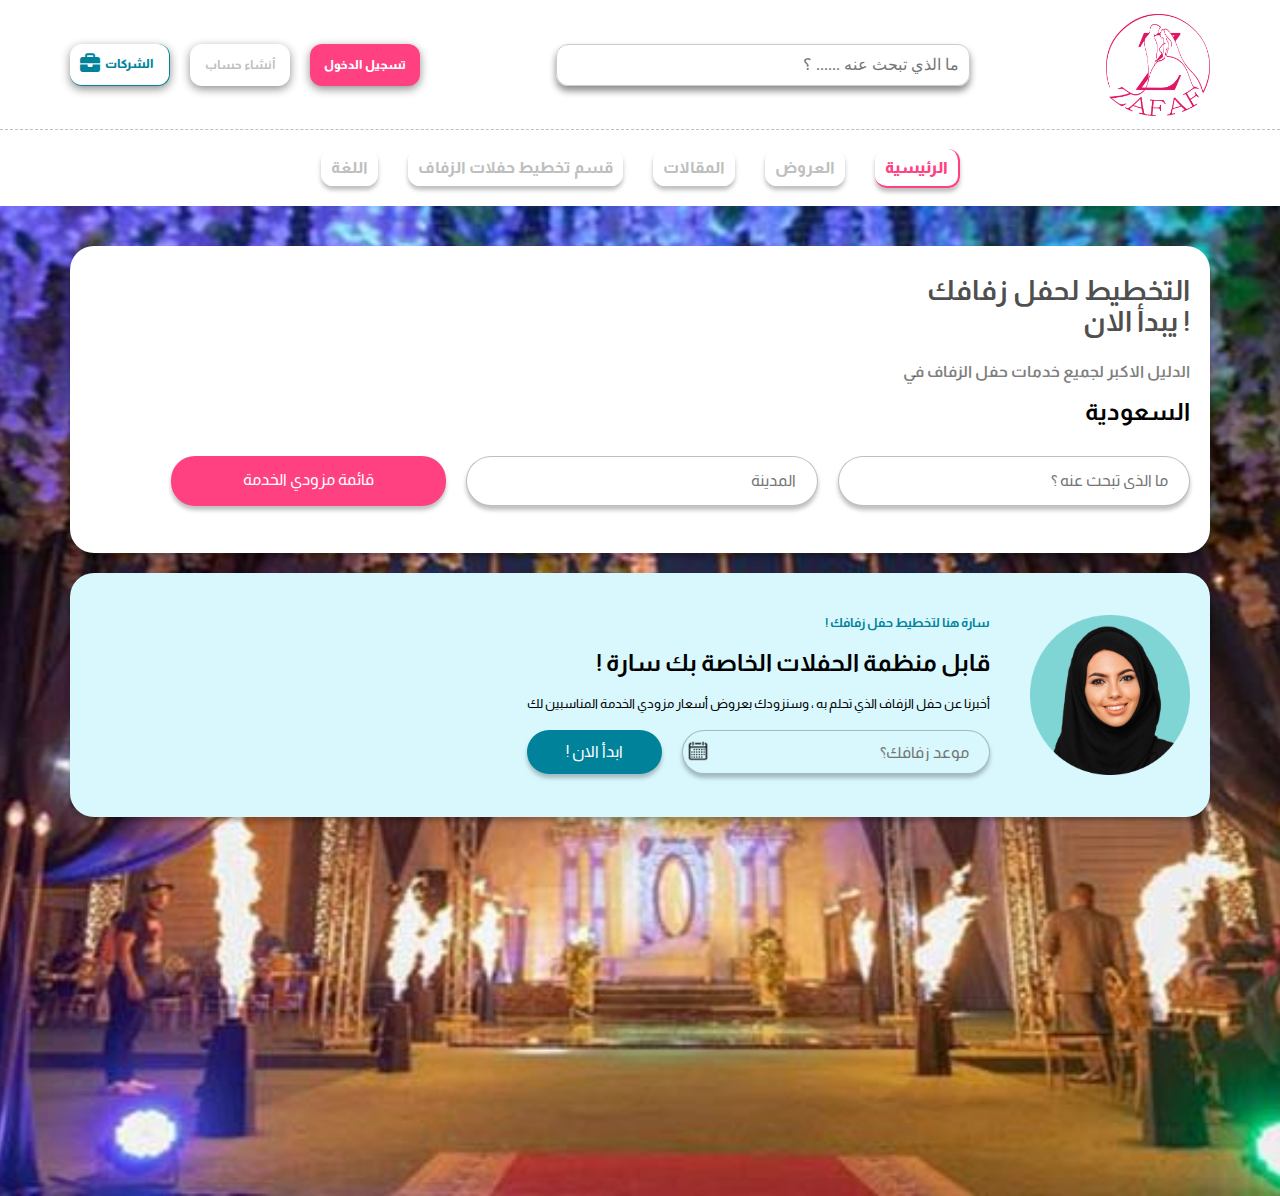
<file: index.html>
<!DOCTYPE html>
<html lang="en">
  <head>
    <meta charset="UTF-8" />
    <meta name="viewport" content="width=device-width, initial-scale=1.0" />
    <title>زفاف</title>
    <!-- style   -->
    <link rel="stylesheet" href="assets/css/style.css" />
    <!-- normalize -->
    <link rel="stylesheet" href="assets/css/normalize.css" />
    <!-- icons -->
    <link rel="stylesheet" href="fontawesome.css/all.min.css" />
    <!-- fonts  -->
    <link rel="preconnect" href="https://fonts.googleapis.com" />
    <link rel="preconnect" href="https://fonts.gstatic.com" crossorigin />
    <link
      href="https://fonts.googleapis.com/css2?family=Almarai:wght@300;400;700;800&display=swap"
      rel="stylesheet"
    />
  </head>
  <body>
    <header class="header">
      <div class="container-me">
        <div class="logo">
          <img src="assets/img-zfaf/logo.png" alt="" />
        </div>
        <div class="btn-search">
          <input
            class="input-search"
            type="text"
            placeholder=" ما الذي تبحث عنه ...... ؟"
          />
        </div>
        <div class="icon-search">
          <i class="fa-solid fa-magnifying-glass"></i>
        </div>
        <div class="link">
          <button class="btn-sign-in">تسجيل الدخول</button>
          <button class="btn-sign-up">أنشاء حساب</button>
          <button><i class="fa-solid fa-briefcase"></i> الشركات</button>
        </div>
        <button class="nav-toggle-btn">
          <span class="line top"></span>
          <span class="line middle"></span>
          <span class="line bottom"></span>
        </button>
        <nav class="link-list">
          <ul>
            <li><a href="#">الرئيسية</a></li>
            <li><a href="index-offers.html">العروض</a></li>
            <li><a href="index-articles.html">المقالات</a></li>
            <li><a href="index-planning.html">قسم تخطيط حفلات الزفاف</a></li>
            <li><a href="#">اللغة</a></li>
            <li><a href="#" class="">تسجيل الدخول</a></li>
            <li><a href="#" class="">أنشاء حساب</a></li>
            <li><a href="#">الشركات</a></li>
          </ul>
        </nav>
      </div>
    </header>

    <nav class="navbar">
      <div class="container-me">
        <ul>
          <li><a href="#" class="home">الرئيسية</a></li>
          <li><a href="index-offers.html">العروض</a></li>
          <li><a href="index-articles.html">المقالات</a></li>
          <li><a href="index-planning.html">قسم تخطيط حفلات الزفاف</a></li>
          <li><a href="#">اللغة</a></li>
        </ul>
      </div>
    </nav>
    <!-- =========================================================== -->
    <section class="image-back">
      <div class="container-me">
        <div class="cards">
          <div class="card">
            <div class="text-card">
              <h1>التخطيط لحفل زفافك يبدأ الان !</h1>
              <p>
                الدليل الاكبر لجميع خدمات حفل الزفاف في <span>السعودية</span>
              </p>
            </div>
            <div class="buttons">
              <input
                type="text"
                list="examplelist"
                placeholder="ما الذي تبحث عنه ؟"
              />
              <datalist id="examplelist">
                <option>قاعات الزفاف</option>
                <option>قاعات الزفاف</option>
              </datalist>
              <input type="text" list="examplelist" placeholder="المدينة" />
              <datalist id="examplelist">
                <option>الرياض</option>
                <option>الرياض</option>
              </datalist>
              <button class="btn-card">قائمة مزودي الخدمة</button>
            </div>
          </div>
          <div class="card-img">
            <div class="img">
              <img src="assets/img-zfaf/sara.png" alt="" />
            </div>
            <div class="text">
              <h3>! سارة هنا لتخطيط حفل زفافك</h3>
              <h1>! قابل منظمة الحفلات الخاصة بك سارة</h1>
              <p>
                أخبرنا عن حفل الزفاف الذي تحلم به ، وسنزودك بعروض أسعار مزودي
                الخدمة المناسبين لك
              </p>
              <div class="buttuns-img">
                <input
                  type="text"
                  name=""
                  id=""
                  placeholder="موعد زفافك؟"
                  required
                  onfocus="(this.type='date')"
                />
                <button class="btn-start-now">! ابدأ الان</button>
              </div>
            </div>
          </div>
        </div>
      </div>
    </section>
    <!-- ============================================================ -->

    <section class="displaynone">
      <div class="container-me">
        <div class="sign-in">
          <img src="assets/img-zfaf/logo.png" alt="" />
         <div class="div-input">
          <input type="email" id="email-signin" placeholder="البريد الالكتروني" />
          <span class="warning-email-signin warning "></span>
         </div>
          <div class="div-input">
            <input type="password" name="" id="password-signin" placeholder="كلمة السر" />
          <span class="warning-password-signin warning "></span>
          </div>
          <a href="#">هل نسيت كلمة السر ؟</a>
          <button class="btn-form-signin">تسجيل الدخول</button>
          <a href="#">أنشاء حساب جديد</a>
          <div class="icon-sign">
            <i class="fa-brands fa-facebook"></i>
            <i class="fa-brands fa-google"></i>
          </div>
          <div class="icon-sign-in">
            <i class="fa-solid fa-x"></i>
        </div>
        </div>
      </div>
    </section>
    <!-- ============================================================ -->
    <section class="displaynone-up">
      <div class="container-me">
        <div class="sign-up">
          <img src="assets/img-zfaf/logo.png" alt="" />
          <div class="div-input">
            <input type="text" id="name-signup"  placeholder="الاسم الاول والاخير" />
          <span class="warning-name-signup warning "></span>
          </div>
          <div class="div-input">
            <input type="email" id="email-signup" placeholder="البريد الالكتروني" />
          <span class="warning-email-signup warning "></span>
          </div>
          <div class="div-input">
            <input type="tel" id="phone-signup" placeholder="رقم الهاتف" />
          <span class="warning-phone-signup warning "></span>
          </div>
          <div class="div-input">
            <input type="password" name="" id="password-signup" placeholder="كلمة السر" />
          <span class="warning-password-signup warning "></span>
          </div>
          <div class="div-input">
            <input
            type="text" id="date-signup"
            placeholder="موعد الزفاف"
            onfocus="this.type='date'"
            class="date"
          />
          <span class="warning-date-signup warning "></span>
          </div>
          <div class="div-input">
            <input
            type="text" id="city-signup"
            list="examplelists"
            placeholder="المدينة التي سيقام فيها الحفل"
          />
          <datalist id="examplelists">
            <option>1</option>
          </datalist>
          <span class="warning-city-signup warning "></span>
          </div>

          <div class="shekbox">
            <label for="checkbox-signup" class="checkbox-signup"
              >لقد قد قرأت نص اتفاقية المستخدم وأقر بالموافقة عليها.</label
            >
            <input type="checkbox" name="" id="checkbox-signup" />
          </div>
          <button class="btn-form-signup">انشاء حساب</button>
          <a href="#">تسجيل الدخول</a>
          <div class="icon-sign">
            <i class="fa-brands fa-facebook"></i>
            <i class="fa-brands fa-google"></i>
          </div>
          <div class="icon-sign-up">
            <i class="fa-solid fa-x"></i>
          </div>
        </div>
      </div>
    </section>
    <!-- ============================================================ -->
    <section class="ads">
      <div class="container-me">
        <div class="ads-card">
          <div class="img-ads">
            <img src="assets/img-zfaf/hall.jpeg" alt="" />
          </div>
          <div class="text-ads">
            <h1>فندق انتركونتيننتال الرياض</h1>
            <span>عروض خاصة بمناسبة شهر رمضان الكريم</span>
            <span>حجز صالة زفاف لمدة يومين فقط ب 1000</span>
            <button>اغتنم فرصتك</button>
            <h3> <span> 50:03 </span> العد التنازلي لانتهاء العرض</h3>
          </div>
          <div class="icon-ads">
            <i class="fa-solid fa-x"></i>
        </div>
      </div>
    </section>
    <script src="assets/js/script.js"></script>
  </body>
</html>
</file>
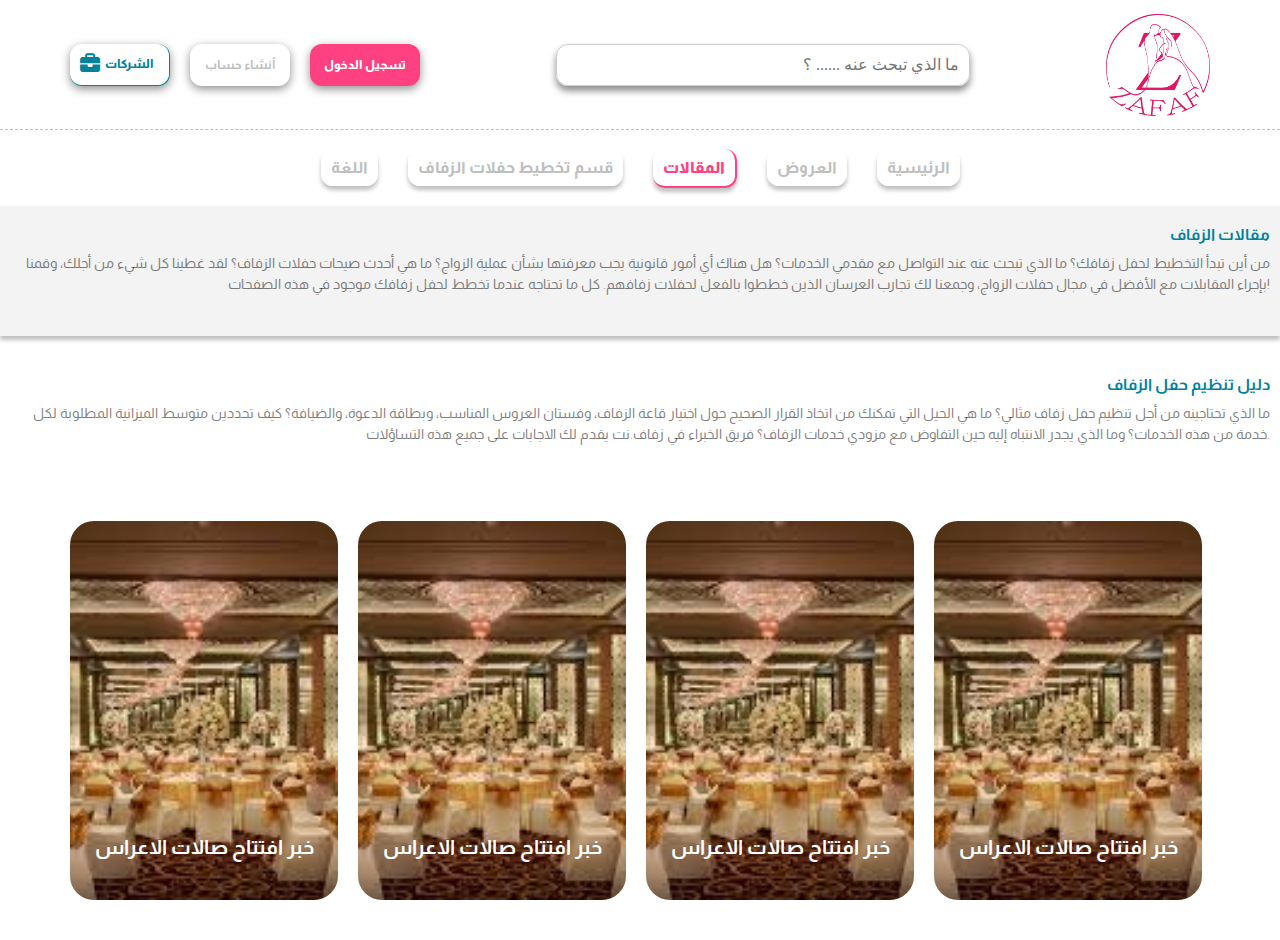
<file: index-articles.html>
<!DOCTYPE html>
<html lang="en">
  <head>
    <meta charset="UTF-8" />
    <meta name="viewport" content="width=device-width, initial-scale=1.0" />
    <title>زفاف</title>
    <!-- style   -->
    <link rel="stylesheet" href="assets/css/style.css" />
    <!-- normalize -->
    <link rel="stylesheet" href="assets/css/normalize.css" />
    <!-- icons -->
    <link rel="stylesheet" href="fontawesome.css/all.min.css" />
    <!-- fonts  -->
    <link rel="preconnect" href="https://fonts.googleapis.com" />
    <link rel="preconnect" href="https://fonts.gstatic.com" crossorigin />
    <link
      href="https://fonts.googleapis.com/css2?family=Almarai:wght@300;400;700;800&display=swap"
      rel="stylesheet"
    />
  </head>
  <body>
    <header class="header">
      <div class="container-me">
        <div class="logo">
          <img src="assets/img-zfaf/logo.png" alt="" />
        </div>
        <div class="btn-search">
          <input
            class="input-search"
            type="text"
            placeholder=" ما الذي تبحث عنه ...... ؟"
          />
        </div>
        <div class="icon-search">
          <i class="fa-solid fa-magnifying-glass"></i>
        </div>
        <div class="link">
          <button class="btn-sign-in">تسجيل الدخول</button>
          <button class="btn-sign-up">أنشاء حساب</button>
          <button><i class="fa-solid fa-briefcase"></i> الشركات</button>
        </div>
        <button class="nav-toggle-btn">
          <span class="line top"></span>
          <span class="line middle"></span>
          <span class="line bottom"></span>
        </button>
        <nav class="link-list">
          <ul>
            <li><a href="index.html">الرئيسية</a></li>
            <li><a href="index-offers.html">العروض</a></li>
            <li><a href="#">المقالات</a></li>
            <li><a href="index-planning.html">قسم تخطيط حفلات الزفاف</a></li>
            <li><a href="#">اللغة</a></li>
            <li><a href="#">تسجيل الدخول</a></li>
            <li><a href="#">أنشاء حساب</a></li>
            <li><a href="#">الشركات</a></li>
          </ul>
        </nav>
      </div>
    </header>

    <nav class="navbar">
      <div class="container-me">
        <ul>
          <li><a href="index.html">الرئيسية</a></li>
          <li><a href="index-offers.html">العروض</a></li>
          <li><a href="#" class="home">المقالات</a></li>
          <li><a href="index-planning.html">قسم تخطيط حفلات الزفاف</a></li>
          <li><a href="#">اللغة</a></li>
        </ul>
      </div>
    </nav>
    <!-- ======================================= ==========-->
    <section class="articles">
      <div class="wedding-articles">
        <h1>مقالات الزفاف</h1>
        <p>
          من أين تبدأ التخطيط لحفل زفافك؟ ما الذي تبحث عنه عند التواصل مع مقدمي
          الخدمات؟ هل هناك أي أمور قانونية يجب معرفتها بشأن عملية الزواج؟ ما هي
          أحدث صيحات حفلات الزفاف؟ لقد غطينا كل شيء من أجلك، وقمنا بإجراء
          المقابلات مع الأفضل في مجال حفلات الزواج، وجمعنا لك تجارب العرسان
          الذين خططوا بالفعل لحفلات زفافهم. كل ما تحتاجه عندما تخطط لحفل زفافك
          موجود في هذه الصفحات!
        </p>
      </div>
      <div class="evidence-articles">
        <h1>دليل تنظيم حفل الزفاف</h1>
        <p>
          ما الذي تحتاجينه من أجل تنظيم حفل زفاف مثالي؟ ما هي الحيل التي تمكنك
          من اتخاذ القرار الصحيح حول اختيار قاعة الزفاف، وفستان العروس المناسب،
          وبطاقة الدعوة، والضيافة؟ كيف تحددين متوسط الميزانية المطلوبة لكل خدمة
          من هذه الخدمات؟ وما الذي يجدر الانتباه إليه حين التفاوض مع مزودي خدمات
          الزفاف؟ فريق الخبراء في زفاف.نت يقدم لك الاجابات على جميع هذه
          التساؤلات.
        </p>
      </div>
      <div class="container-me" style="overflow-x: auto;">
        <div class="articles-cards">
          <div class="articles-card">
            <img src="assets/img-zfaf/hall.jpeg" alt="" />
            <h1>خبر افتتاح صالات الاعراس</h1>
          </div>
          <div class="articles-card">
            <img src="assets/img-zfaf/hall.jpeg" alt="" />
            <h1>خبر افتتاح صالات الاعراس</h1>
          </div>
          <div class="articles-card">
            <img src="assets/img-zfaf/hall.jpeg" alt="" />
            <h1>خبر افتتاح صالات الاعراس</h1>
          </div>
          <div class="articles-card">
            <img src="assets/img-zfaf/hall.jpeg" alt="" />
            <h1>خبر افتتاح صالات الاعراس</h1>
          </div>
          <div class="articles-card">
            <img src="assets/img-zfaf/hall.jpeg" alt="" />
            <h1>خبر افتتاح صالات الاعراس</h1>
          </div>
        </div>
      </div>
    </section>
<!-- =============================================================== -->
<section class="displaynone">
  <div class="container-me">
    <div class="sign-in">
      <img src="assets/img-zfaf/logo.png" alt="" />
     <div class="div-input">
      <input type="email" id="email-signin" placeholder="البريد الالكتروني" />
      <span class="warning-email-signin warning "></span>
     </div>
      <div class="div-input">
        <input type="password" name="" id="password-signin" placeholder="كلمة السر" />
      <span class="warning-password-signin warning "></span>
      </div>
      <a href="#">هل نسيت كلمة السر ؟</a>
      <button class="btn-form-signin">تسجيل الدخول</button>
      <a href="#">أنشاء حساب جديد</a>
      <div class="icon-sign">
        <i class="fa-brands fa-facebook"></i>
        <i class="fa-brands fa-google"></i>
      </div>
      <div class="icon-sign-in">
        <i class="fa-solid fa-x"></i>
    </div>
    </div>
  </div>
</section>
<!-- ============================================================ -->
<section class="displaynone-up">
  <div class="container-me">
    <div class="sign-up">
      <img src="assets/img-zfaf/logo.png" alt="" />
      <div class="div-input">
        <input type="text" id="name-signup"  placeholder="الاسم الاول والاخير" />
      <span class="warning-name-signup warning "></span>
      </div>
      <div class="div-input">
        <input type="email" id="email-signup" placeholder="البريد الالكتروني" />
      <span class="warning-email-signup warning "></span>
      </div>
      <div class="div-input">
        <input type="tel" id="phone-signup" placeholder="رقم الهاتف" />
      <span class="warning-phone-signup warning "></span>
      </div>
      <div class="div-input">
        <input type="password" name="" id="password-signup" placeholder="كلمة السر" />
      <span class="warning-password-signup warning "></span>
      </div>
      <div class="div-input">
        <input
        type="text" id="date-signup"
        placeholder="موعد الزفاف"
        onfocus="this.type='date'"
        class="date"
      />
      <span class="warning-date-signup warning "></span>
      </div>
      <div class="div-input">
        <input
        type="text" id="city-signup"
        list="examplelists"
        placeholder="المدينة التي سيقام فيها الحفل"
      />
      <datalist id="examplelists">
        <option>1</option>
      </datalist>
      <span class="warning-city-signup warning "></span>
      </div>

      <div class="shekbox">
        <label for="checkbox-signup" class="checkbox-signup"
          >لقد قد قرأت نص اتفاقية المستخدم وأقر بالموافقة عليها.</label
        >
        <input type="checkbox" name="" id="checkbox-signup" />
      </div>
      <button class="btn-form-signup">انشاء حساب</button>
      <a href="#">تسجيل الدخول</a>
      <div class="icon-sign">
        <i class="fa-brands fa-facebook"></i>
        <i class="fa-brands fa-google"></i>
      </div>
      <div class="icon-sign-up">
        <i class="fa-solid fa-x"></i>
      </div>
    </div>
  </div>
</section>
<!-- ================================================================== -->
<section class="ads">
  <div class="container-me">
    <div class="ads-card">
      <div class="img-ads">
        <img src="assets/img-zfaf/hall.jpeg" alt="" />
      </div>
      <div class="text-ads">
        <h1>فندق انتركونتيننتال الرياض</h1>
        <span>عروض خاصة بمناسبة شهر رمضان الكريم</span>
        <span>حجز صالة زفاف لمدة يومين فقط ب 1000</span>
        <button>اغتنم فرصتك</button>
        <h3> <span> 50:03 </span> العد التنازلي لانتهاء العرض</h3>
      </div>
      <div class="icon-ads">
        <i class="fa-solid fa-x"></i>
    </div>
  </div>
</section>
    <script src="assets/js/script.js"></script>
  </body>
</html>
</file>
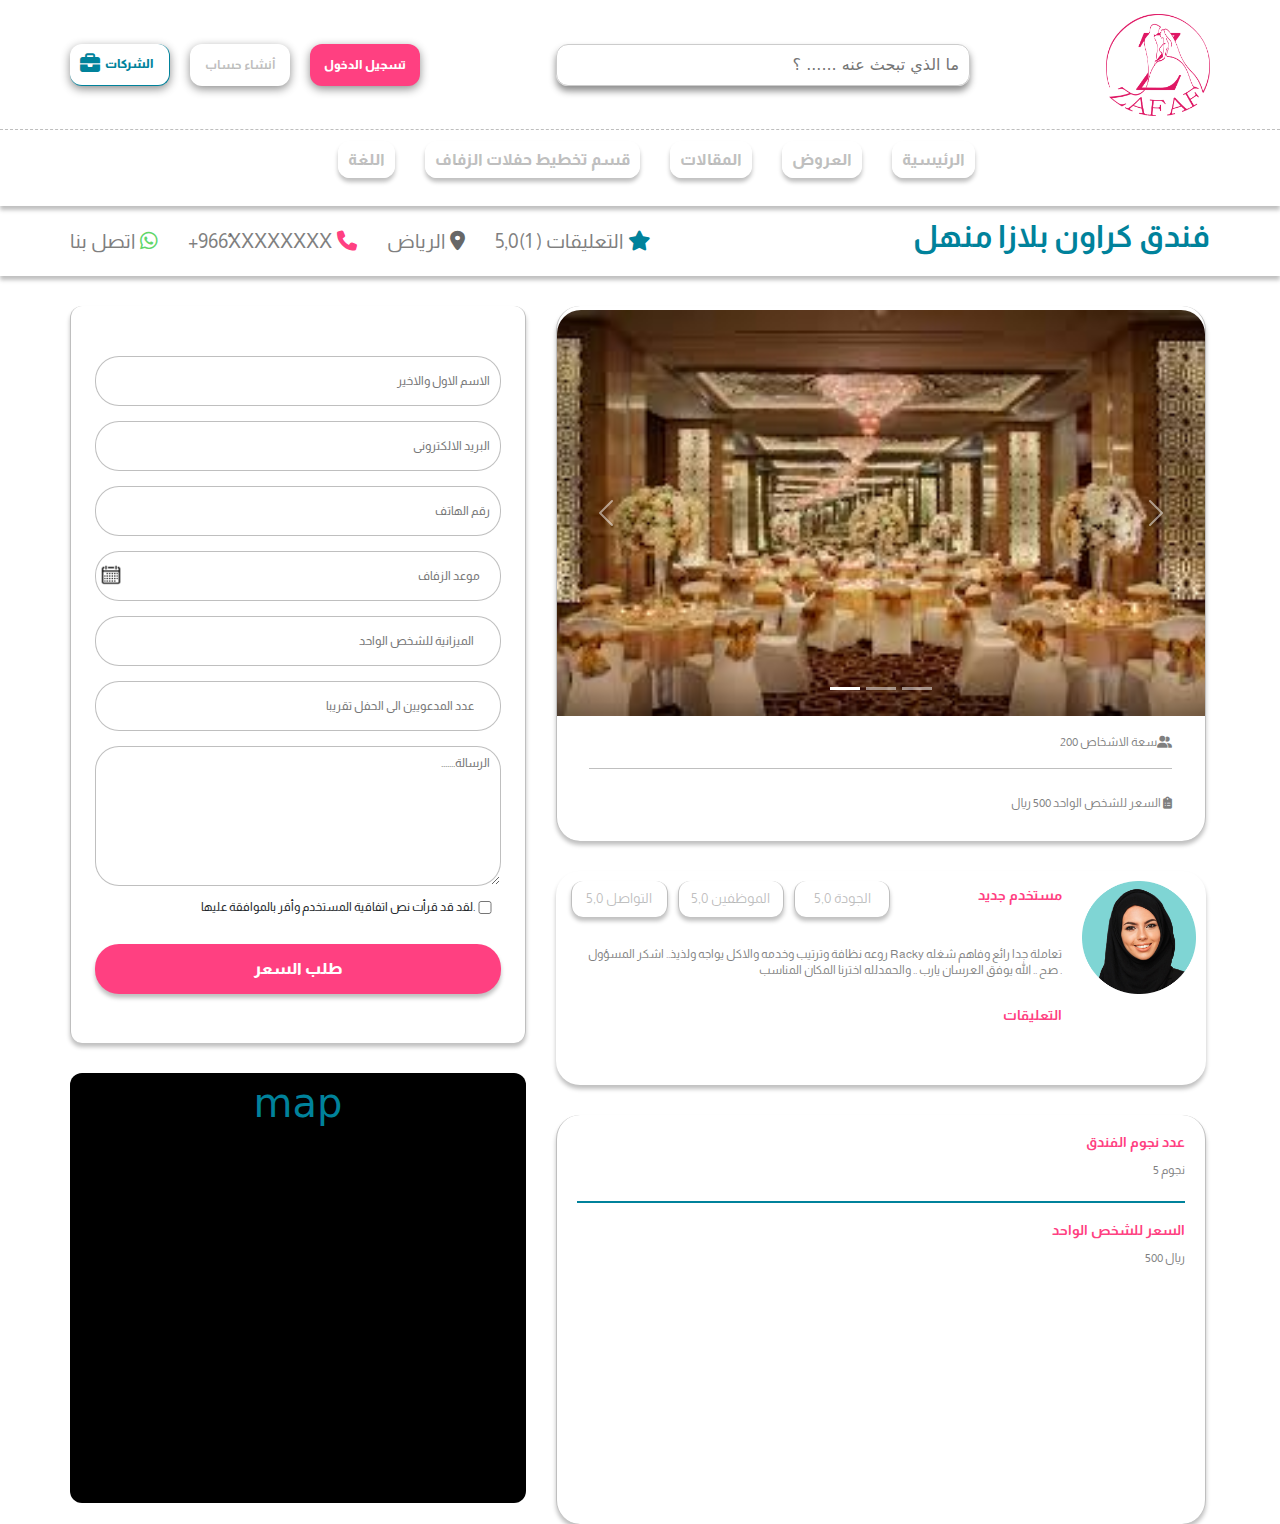
<file: index-details-hell.html>
<!DOCTYPE html>
<html lang="en">
  <head>
    <meta charset="UTF-8" />
    <meta name="viewport" content="width=device-width, initial-scale=1.0" />
    <title>زفاف</title>
    <!-- style   -->
    <link rel="stylesheet" href="assets/css/style.css" />
    <!-- normalize -->
    <link rel="stylesheet" href="assets/css/normalize.css" />
    <!-- icons -->
    <link rel="stylesheet" href="fontawesome.css/all.min.css" />
    <!-- fonts  -->
    <link rel="preconnect" href="https://fonts.googleapis.com" />
    <link rel="preconnect" href="https://fonts.gstatic.com" crossorigin />
    <link
      href="https://fonts.googleapis.com/css2?family=Almarai:wght@300;400;700;800&display=swap"
      rel="stylesheet"
    />
    <link rel="stylesheet" href="bootstrap-5.0.2-dist/css/bootstrap.min.css" />
  </head>
  <body>
    <header class="header">
      <div class="container-me">
        <div class="logo">
          <img src="assets/img-zfaf/logo.png" alt="" />
        </div>
        <div class="btn-search">
          <input
            class="input-search"
            type="text"
            placeholder=" ما الذي تبحث عنه ...... ؟"
          />
        </div>
        <div class="icon-search">
          <i class="fa-solid fa-magnifying-glass"></i>
        </div>
        <div class="link">
          <button class="btn-sign-in">تسجيل الدخول</button>
          <button class="btn-sign-up">أنشاء حساب</button>
          <button><i class="fa-solid fa-briefcase"></i> الشركات</button>
        </div>
        <button class="nav-toggle-btn">
          <span class="line top"></span>
          <span class="line middle"></span>
          <span class="line bottom"></span>
        </button>
        <nav class="link-list">
          <ul>
            <li><a href="index.html">الرئيسية</a></li>
            <li><a href="index-offers.html">العروض</a></li>
            <li><a href="index-articles.html">المقالات</a></li>
            <li><a href="index-planning.html">قسم تخطيط حفلات الزفاف</a></li>
            <li><a href="#">اللغة</a></li>
            <li><a href="#">تسجيل الدخول</a></li>
            <li><a href="#">أنشاء حساب</a></li>
            <li><a href="#">الشركات</a></li>
          </ul>
        </nav>
      </div>
    </header>

    <nav class="navbar">
      <div class="container-me">
        <ul>
          <li><a href="index.html">الرئيسية</a></li>
          <li><a href="index-offers.html">العروض</a></li>
          <li><a href="index-articles.html">المقالات</a></li>
          <li><a href="index-planning.html">قسم تخطيط حفلات الزفاف</a></li>
          <li><a href="#">اللغة</a></li>
        </ul>
      </div>
    </nav>
    <section class="details-hell">
      <div class="name-hotel">
        <div class="container-me">
          <h1>فندق كراون بلازا منهل</h1>
          <div class="icon">
            <span>التعليقات ( 1)5,0<i class="fa-solid fa-star"></i></span>
            <span>الرياض<i class="fa-solid fa-location-dot"></i></span>
            <span>+966ْXXXXXXXX<i class="fa-solid fa-phone"></i></span>
            <span>اتصل بنا<i class="fa-brands fa-whatsapp"></i></span>
          </div>
        </div>
      </div>
      <div class="container-me">
        <div class="details-hotel">
          <div class="input-map">
            <div class="input-details">
              <input type="text" placeholder="الاسم الاول والاخير" />
              <input type="email" placeholder="البريد الالكتروني" />
              <input type="tel" placeholder="رقم الهاتف" />
              <input
                type="text"
                placeholder="موعد الزفاف"
                onfocus="this.type='date'"
                class="date"
              />
              <input
                type="text"
                list="examplelists"
                placeholder="الميزانية للشخص الواحد"
              />
              <datalist id="examplelists">
                <option>1</option>
              </datalist>
              <input
                type="text"
                list="examplelists2"
                placeholder="عدد المدعويين الى الحفل تقريبا"
              />
              <datalist id="examplelists2">
                <option>2</option>
              </datalist>
              <textarea
                name=""
                id=""
                cols="55"
                rows="5"
                placeholder=".......الرسالة"
              ></textarea>
              <div class="shekbox">
                <label for="checkbox"
                  >لقد قد قرأت نص اتفاقية المستخدم وأقر بالموافقة عليها.</label
                >
                <input type="checkbox" name="" id="checkbox" />
              </div>
              <button>طلب السعر</button>
            </div>
            <div class="map">map</div>
          </div>
          <div class="img-title">
            <div class="slide-hotel">
              <div class="img-slide">
                <div
                  id="carouselExampleIndicators"
                  class="carousel slide"
                  data-bs-ride="carousel"
                >
                  <div class="carousel-indicators">
                    <button
                      type="button"
                      data-bs-target="#carouselExampleIndicators"
                      data-bs-slide-to="0"
                      class="active"
                      aria-current="true"
                      aria-label="Slide 1"
                    ></button>
                    <button
                      type="button"
                      data-bs-target="#carouselExampleIndicators"
                      data-bs-slide-to="1"
                      aria-label="Slide 2"
                    ></button>
                    <button
                      type="button"
                      data-bs-target="#carouselExampleIndicators"
                      data-bs-slide-to="2"
                      aria-label="Slide 3"
                    ></button>
                  </div>
                  <div class="carousel-inner">
                    <div class="carousel-item active">
                      <img src="assets/img-zfaf/hall.jpeg" class="" alt="..." />
                    </div>
                    <div class="carousel-item">
                      <img src="assets/img-zfaf/hall.jpeg" class="" alt="..." />
                    </div>
                    <div class="carousel-item">
                      <img src="assets/img-zfaf/hall.jpeg" class="" alt="..." />
                    </div>
                  </div>
                  <button
                    class="carousel-control-prev"
                    type="button"
                    data-bs-target="#carouselExampleIndicators"
                    data-bs-slide="prev"
                  >
                    <span
                      class="carousel-control-prev-icon"
                      aria-hidden="true"
                    ></span>
                    <span class="visually-hidden">Previous</span>
                  </button>
                  <button
                    class="carousel-control-next"
                    type="button"
                    data-bs-target="#carouselExampleIndicators"
                    data-bs-slide="next"
                  >
                    <span
                      class="carousel-control-next-icon"
                      aria-hidden="true"
                    ></span>
                    <span class="visually-hidden">Next</span>
                  </button>
                </div>
              </div>
              <h1>سعة الاشخاص 200<i class="fa-solid fa-user-group"></i></h1>

              <h1>
                السعر للشخص الواحد 500 ريال
                <i class="fa-solid fa-clipboard-list"></i>
              </h1>
            </div>
            <div class="comments">
              <div class="img-comments">
                <img src="assets/img-zfaf/sara.png" alt="" />
              </div>
              <div class="text-comments">
                <div class="user-btn">
                  <h2>مستخدم جديد</h2>
                  <span class="item">
                    <span>الجودة 5,0</span>
                    <span>الموظفين 5,0</span>
                    <span>التواصل 5,0</span>
                  </span>
                </div>
                <p>
                  روعه نظافة وترتيب وخدمه والاكل يواجه ولذيذ.. اشكر المسؤول
                  Racky تعاملة جدا رائع وفاهم شغله صح .. الله يوفق العرسان يارب
                  .. والحمدلله اخترنا المكان المناسب .
                </p>
                <h2>التعليقات</h2>
              </div>
            </div>
            <div class="stars-hotel">
              <h1>عدد نجوم الفندق</h1>
              <span>5 نجوم</span>
              <div class="line"></div>
              <h1>السعر للشخص الواحد</h1>
              <span>500 ريال</span>
            </div>
          </div>
        </div>
      </div>
    </section>

    <section class="displaynone">
      <div class="container-me">
        <div class="sign-in">
          <img src="assets/img-zfaf/logo.png" alt="" />
         <div class="div-input">
          <input type="email" id="email-signin" placeholder="البريد الالكتروني" />
          <span class="warning-email-signin warning "></span>
         </div>
          <div class="div-input">
            <input type="password" name="" id="password-signin" placeholder="كلمة السر" />
          <span class="warning-password-signin warning "></span>
          </div>
          <a href="#">هل نسيت كلمة السر ؟</a>
          <button class="btn-form-signin">تسجيل الدخول</button>
          <a href="#">أنشاء حساب جديد</a>
          <div class="icon-sign">
            <i class="fa-brands fa-facebook"></i>
            <i class="fa-brands fa-google"></i>
          </div>
          <div class="icon-sign-in">
            <i class="fa-solid fa-x"></i>
        </div>
        </div>
      </div>
    </section>
    <!-- ============================================================ -->
    <section class="displaynone-up">
      <div class="container-me">
        <div class="sign-up">
          <img src="assets/img-zfaf/logo.png" alt="" />
          <div class="div-input">
            <input type="text" id="name-signup"  placeholder="الاسم الاول والاخير" />
          <span class="warning-name-signup warning "></span>
          </div>
          <div class="div-input">
            <input type="email" id="email-signup" placeholder="البريد الالكتروني" />
          <span class="warning-email-signup warning "></span>
          </div>
          <div class="div-input">
            <input type="tel" id="phone-signup" placeholder="رقم الهاتف" />
          <span class="warning-phone-signup warning "></span>
          </div>
          <div class="div-input">
            <input type="password" name="" id="password-signup" placeholder="كلمة السر" />
          <span class="warning-password-signup warning "></span>
          </div>
          <div class="div-input">
            <input
            type="text" id="date-signup"
            placeholder="موعد الزفاف"
            onfocus="this.type='date'"
            class="date"
          />
          <span class="warning-date-signup warning "></span>
          </div>
          <div class="div-input">
            <input
            type="text" id="city-signup"
            list="examplelists"
            placeholder="المدينة التي سيقام فيها الحفل"
          />
          <datalist id="examplelists">
            <option>1</option>
          </datalist>
          <span class="warning-city-signup warning "></span>
          </div>

          <div class="shekbox">
            <label for="checkbox-signup" class="checkbox-signup"
              >لقد قد قرأت نص اتفاقية المستخدم وأقر بالموافقة عليها.</label
            >
            <input type="checkbox" name="" id="checkbox-signup" />
          </div>
          <button class="btn-form-signup">انشاء حساب</button>
          <a href="#">تسجيل الدخول</a>
          <div class="icon-sign">
            <i class="fa-brands fa-facebook"></i>
            <i class="fa-brands fa-google"></i>
          </div>
          <div class="icon-sign-up">
            <i class="fa-solid fa-x"></i>
          </div>
        </div>
      </div>
    </section>
    <!-- ==================================================== -->
    <section class="ads">
      <div class="container-me">
        <div class="ads-card">
          <div class="img-ads">
            <img src="assets/img-zfaf/hall.jpeg" alt="" />
          </div>
          <div class="text-ads">
            <h1>فندق انتركونتيننتال الرياض</h1>
            <span>عروض خاصة بمناسبة شهر رمضان الكريم</span>
            <span>حجز صالة زفاف لمدة يومين فقط ب 1000</span>
            <button>اغتنم فرصتك</button>
            <h3> <span> 50:03 </span> العد التنازلي لانتهاء العرض</h3>
          </div>
          <div class="icon-ads">
            <i class="fa-solid fa-x"></i>
        </div>
      </div>
    </section>
    <script src="assets/js/script.js"></script>
    <script src="bootstrap-5.0.2-dist/js/bootstrap.min.js"></script>
  </body>
</html>
</file>
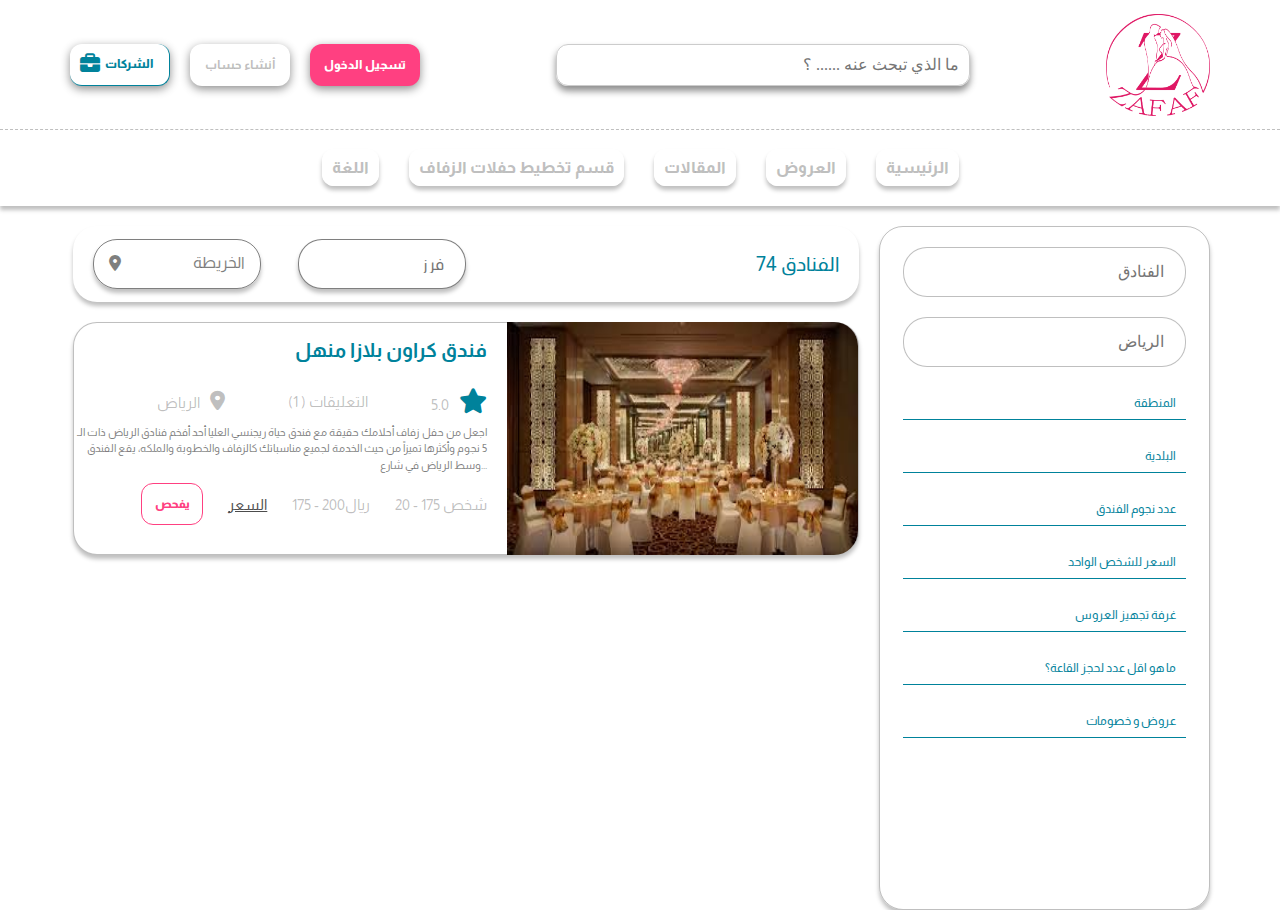
<file: index-hotel.html>
<!DOCTYPE html>
<html lang="en">
  <head>
    <meta charset="UTF-8" />
    <meta name="viewport" content="width=device-width, initial-scale=1.0" />
    <title>زفاف</title>
    <!-- style   -->
    <link rel="stylesheet" href="assets/css/style.css" />
    <!-- normalize -->
    <link rel="stylesheet" href="assets/css/normalize.css" />
    <!-- icons -->
    <link rel="stylesheet" href="fontawesome.css/all.min.css" />
    <!-- fonts  -->
    <link rel="preconnect" href="https://fonts.googleapis.com" />
    <link rel="preconnect" href="https://fonts.gstatic.com" crossorigin />
    <link
      href="https://fonts.googleapis.com/css2?family=Almarai:wght@300;400;700;800&display=swap"
      rel="stylesheet"
    />
  </head>
  <body>
    <header class="header">
      <div class="container-me">
        <div class="logo">
          <img src="assets/img-zfaf/logo.png" alt="" />
        </div>
        <div class="btn-search">
          <input
            class="input-search"
            type="text"
            placeholder=" ما الذي تبحث عنه ...... ؟"
          />
        </div>
        <div class="icon-search">
          <i class="fa-solid fa-magnifying-glass"></i>
        </div>
        <div class="link">
          <button class="btn-sign-in">تسجيل الدخول</button>
          <button class="btn-sign-up">أنشاء حساب</button>
          <button><i class="fa-solid fa-briefcase"></i> الشركات</button>
        </div>
        <button class="nav-toggle-btn">
          <span class="line top"></span>
          <span class="line middle"></span>
          <span class="line bottom"></span>
        </button>
        <nav class="link-list">
          <ul>
            <li><a href="index.html">الرئيسية</a></li>
            <li><a href="index-offers.html">العروض</a></li>
            <li><a href="index-articles.html">المقالات</a></li>
            <li><a href="index-planning.html">قسم تخطيط حفلات الزفاف</a></li>
            <li><a href="#">اللغة</a></li>
            <li><a href="#" class="">تسجيل الدخول</a></li>
            <li><a href="#" class="">أنشاء حساب</a></li>
            <li><a href="#">الشركات</a></li>
          </ul>
        </nav>
      </div>
    </header>

    <nav class="navbar">
      <div class="container-me">
        <ul>
          <li><a href="index.html">الرئيسية</a></li>
          <li><a href="index-offers.html">العروض</a></li>
          <li><a href="index-articles.html">المقالات</a></li>
          <li><a href="index-planning.html">قسم تخطيط حفلات الزفاف</a></li>
          <li><a href="#">اللغة</a></li>
        </ul>
      </div>
    </nav>
    <section class="about-hotels">
      <div class="container-me">
        <div class="search-about-hotels">
          <div class="search-hotels">
            <input
              type="text"
              list="examplelists-hotel"
              placeholder="الفنادق"
            />
            <datalist id="examplelists-hotel">
              <option>1</option>
            </datalist>
            <input
              type="text"
              list="examplelists-hotel2"
              placeholder="الرياض"
            />
            <datalist id="examplelists-hotel2">
              <option>1</option>
            </datalist>
            <span>المنطقة</span>
            <span>البلدية</span>
            <span>عدد نجوم الفندق</span>
            <span>السعر للشخص الواحد</span>
            <span>غرفة تجهيز العروس</span>
            <span>ما هو اقل عدد لحجز القاعة؟</span>
            <span>عروض و خصومات</span>
          </div>
          <div class="text-about-hotels">
            <div class="head-about-card">
              <h2>الفنادق 74</h2>
              <div class="input-head-about">
                <input type="text" list="examplelists-card" placeholder="فرز" />
                <datalist id="examplelists-card">
                  <option>1</option>
                </datalist>
                <div class="map-btn">
                  <span>الخريطة</span>
                  <i class="fa-solid fa-location-dot"></i>
                </div>
              </div>
            </div>
            <div class="about-hotel-card">
              <div class="img-about">
                <img src="assets/img-zfaf/hall.jpeg" alt="" />
              </div>
              <div class="text-about">
                <h1>فندق كراون بلازا منهل</h1>
                <div class="item3">
                  <span>5.0<i class="fa-solid fa-star"></i></span>
                  <span>التعليقات ( 1)</span>
                  <span>الرياض<i class="fa-solid fa-location-dot"></i></span>
                </div>
                <p>
                  اجعل من حفل زفاف أحلامك حقيقة مع فندق حياة ريجنسي العليا أحد
                  أفخم فنادق الرياض ذات الـ 5 نجوم وأكثرها تميزاً من حيث الخدمة
                  لجميع مناسباتك كالزفاف والخطوبة والملكه، يقع الفندق وسط الرياض
                  في شارع...
                </p>
                <div class="item4">
                  <span>شخص 175 - 20 </span>
                  <span> 175 - 200ريال </span>
                  <a href="#">السعر</a>
                  <button>يفحص</button>
                </div>
              </div>
            </div>
          </div>
        </div>
      </div>
    </section>
    <!-- ================================================================ -->
    <section class="displaynone">
      <div class="container-me">
        <div class="sign-in">
          <img src="assets/img-zfaf/logo.png" alt="" />
         <div class="div-input">
          <input type="email" id="email-signin" placeholder="البريد الالكتروني" />
          <span class="warning-email-signin warning "></span>
         </div>
          <div class="div-input">
            <input type="password" name="" id="password-signin" placeholder="كلمة السر" />
          <span class="warning-password-signin warning "></span>
          </div>
          <a href="#">هل نسيت كلمة السر ؟</a>
          <button class="btn-form-signin">تسجيل الدخول</button>
          <a href="#">أنشاء حساب جديد</a>
          <div class="icon-sign">
            <i class="fa-brands fa-facebook"></i>
            <i class="fa-brands fa-google"></i>
          </div>
          <div class="icon-sign-in">
            <i class="fa-solid fa-x"></i>
        </div>
        </div>
      </div>
    </section>
    <!-- =============================================================== -->
    <section class="displaynone-up">
      <div class="container-me">
        <div class="sign-up">
          <img src="assets/img-zfaf/logo.png" alt="" />
          <div class="div-input">
            <input type="text" id="name-signup"  placeholder="الاسم الاول والاخير" />
          <span class="warning-name-signup warning "></span>
          </div>
          <div class="div-input">
            <input type="email" id="email-signup" placeholder="البريد الالكتروني" />
          <span class="warning-email-signup warning "></span>
          </div>
          <div class="div-input">
            <input type="tel" id="phone-signup" placeholder="رقم الهاتف" />
          <span class="warning-phone-signup warning "></span>
          </div>
          <div class="div-input">
            <input type="password" name="" id="password-signup" placeholder="كلمة السر" />
          <span class="warning-password-signup warning "></span>
          </div>
          <div class="div-input">
            <input
            type="text" id="date-signup"
            placeholder="موعد الزفاف"
            onfocus="this.type='date'"
            class="date"
          />
          <span class="warning-date-signup warning "></span>
          </div>
          <div class="div-input">
            <input
            type="text" id="city-signup"
            list="examplelists"
            placeholder="المدينة التي سيقام فيها الحفل"
          />
          <datalist id="examplelists">
            <option>1</option>
          </datalist>
          <span class="warning-city-signup warning "></span>
          </div>

          <div class="shekbox">
            <label for="checkbox-signup" class="checkbox-signup"
              >لقد قد قرأت نص اتفاقية المستخدم وأقر بالموافقة عليها.</label
            >
            <input type="checkbox" name="" id="checkbox-signup" />
          </div>
          <button class="btn-form-signup">انشاء حساب</button>
          <a href="#">تسجيل الدخول</a>
          <div class="icon-sign">
            <i class="fa-brands fa-facebook"></i>
            <i class="fa-brands fa-google"></i>
          </div>
          <div class="icon-sign-up">
            <i class="fa-solid fa-x"></i>
          </div>
        </div>
      </div>
    </section>
    <!-- =============================================================== -->
    <section class="ads">
      <div class="container-me">
        <div class="ads-card">
          <div class="img-ads">
            <img src="assets/img-zfaf/hall.jpeg" alt="" />
          </div>
          <div class="text-ads">
            <h1>فندق انتركونتيننتال الرياض</h1>
            <span>عروض خاصة بمناسبة شهر رمضان الكريم</span>
            <span>حجز صالة زفاف لمدة يومين فقط ب 1000</span>
            <button>اغتنم فرصتك</button>
            <h3> <span> 50:03 </span> العد التنازلي لانتهاء العرض</h3>
          </div>
          <div class="icon-ads">
            <i class="fa-solid fa-x"></i>
        </div>
      </div>
    </section>
    <script src="assets/js/script.js"></script>
  </body>
</html>
</file>
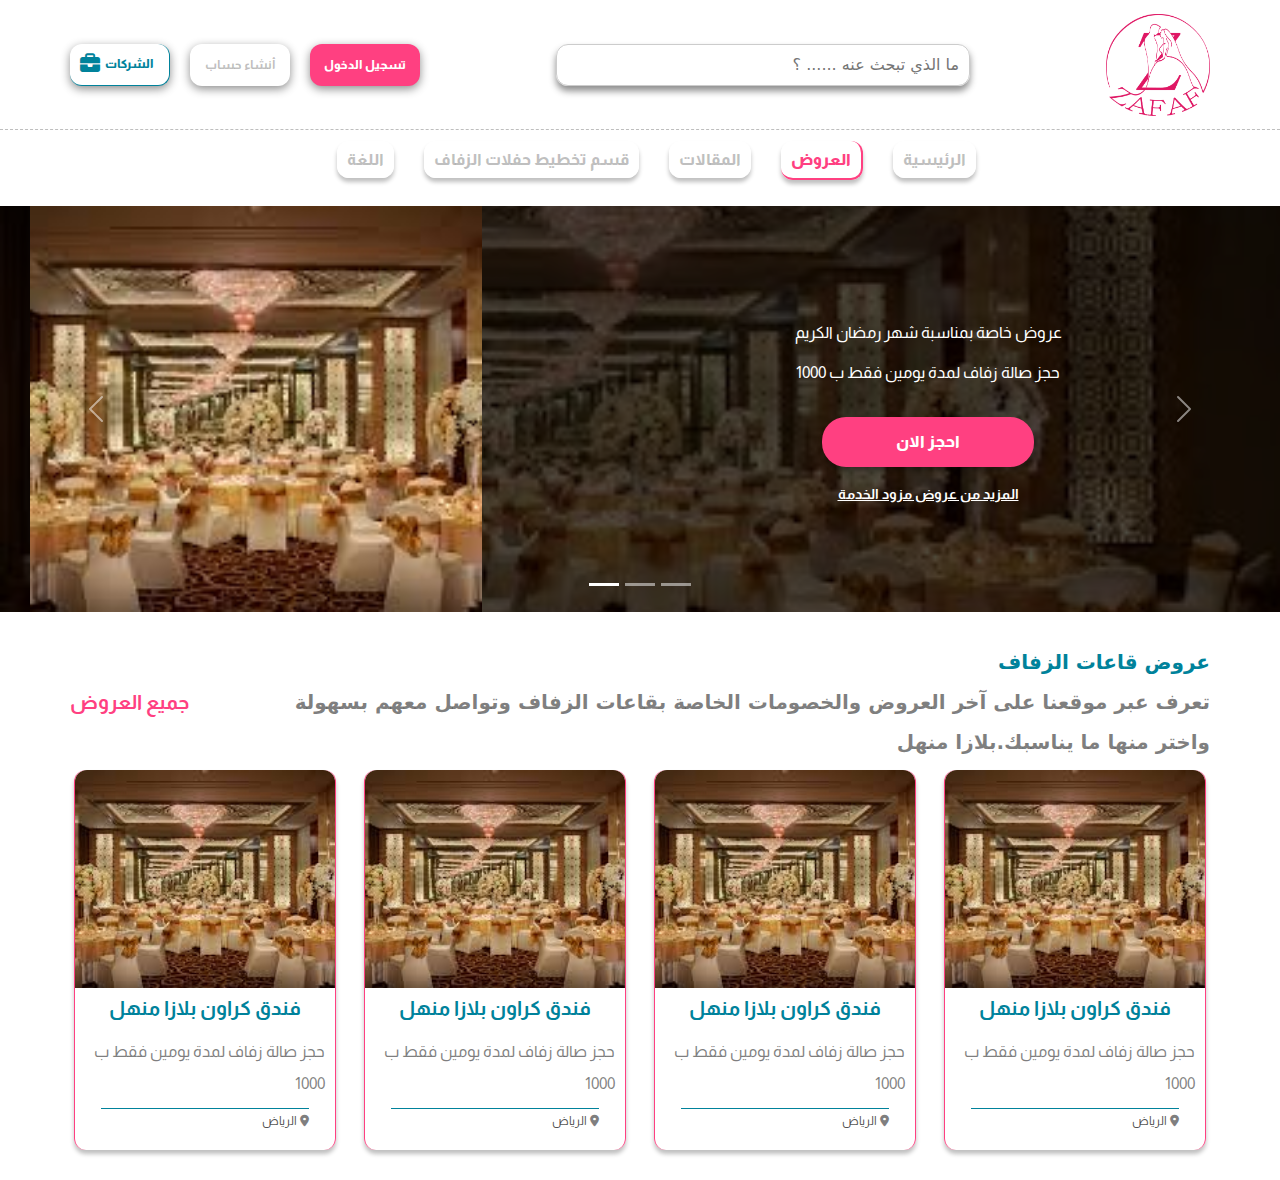
<file: index-offers.html>
<!DOCTYPE html>
<html lang="en">
  <head>
    <meta charset="UTF-8" />
    <meta name="viewport" content="width=device-width, initial-scale=1.0" />
    <title>زفاف</title>
    <!-- style   -->
    <link rel="stylesheet" href="assets/css/style.css" />
    <!-- normalize -->
    <link rel="stylesheet" href="assets/css/normalize.css" />
    <!-- icons -->
    <link rel="stylesheet" href="fontawesome.css/all.min.css" />
    <!-- fonts  -->
    <link rel="preconnect" href="https://fonts.googleapis.com" />
    <link rel="preconnect" href="https://fonts.gstatic.com" crossorigin />
    <link
      href="https://fonts.googleapis.com/css2?family=Almarai:wght@300;400;700;800&display=swap"
      rel="stylesheet"
    />
    <link rel="stylesheet" href="bootstrap-5.0.2-dist/css/bootstrap.min.css" />
  </head>
  <body>
    <!-- start nav -->
    <header class="header">
      <div class="container-me">
        <div class="logo">
          <img src="assets/img-zfaf/logo.png" alt="" />
        </div>
        <div class="btn-search">
          <input
            class="input-search"
            type="text"
            placeholder=" ما الذي تبحث عنه ...... ؟"
          />
        </div>
        <div class="icon-search">
          <i class="fa-solid fa-magnifying-glass"></i>
        </div>
        <div class="link">
          <button class="btn-sign-in">تسجيل الدخول</button>
          <button class="btn-sign-up">أنشاء حساب</button>
          <button><i class="fa-solid fa-briefcase"></i> الشركات</button>
        </div>
        <button class="nav-toggle-btn">
          <span class="line top"></span>
          <span class="line middle"></span>
          <span class="line bottom"></span>
        </button>
        <nav class="link-list">
          <ul>
            <li><a href="index.html">الرئيسية</a></li>
            <li><a href="#">العروض</a></li>
            <li><a href="index-articles.html">المقالات</a></li>
            <li><a href="index-planning.html">قسم تخطيط حفلات الزفاف</a></li>
            <li><a href="#">اللغة</a></li>
            <li><a href="#">تسجيل الدخول</a></li>
            <li><a href="#">أنشاء حساب</a></li>
            <li><a href="#">الشركات</a></li>
          </ul>
        </nav>
      </div>
    </header>

    <nav class="navbar">
      <div class="container-me">
        <ul>
          <li><a href="index.html">الرئيسية</a></li>
          <li><a href="#" class="home">العروض</a></li>
          <li><a href="index-articles.html">المقالات</a></li>
          <li><a href="index-planning.html">قسم تخطيط حفلات الزفاف</a></li>
          <li><a href="#">اللغة</a></li>
        </ul>
      </div>
    </nav>
<!-- =============================================================== -->
    <div
      id="carouselExampleCaptions"
      class="carousel slide hall-bg"
      data-bs-ride="carousel"
    >
      <div class="carousel-indicators">
        <button
          type="button"
          data-bs-target="#carouselExampleCaptions"
          data-bs-slide-to="0"
          class="active"
          aria-current="true"
          aria-label="Slide 1"
        ></button>
        <button
          type="button"
          data-bs-target="#carouselExampleCaptions"
          data-bs-slide-to="1"
          aria-label="Slide 2"
        ></button>
        <button
          type="button"
          data-bs-target="#carouselExampleCaptions"
          data-bs-slide-to="2"
          aria-label="Slide 3"
        ></button>
      </div>
      <div class="carousel-inner">
        <div class="carousel-item active">
          <img
            src="assets/img-zfaf/hall.jpeg"
            class="d-block w-100"
            alt="..."
            width="100%"
            height="406px"
          />
          <div class="img-text-hall">
            <div class="img-hall">
              <img src="assets/img-zfaf/hall.jpeg" alt="" />
            </div>
            <div class="text-hall">
              <h2>عروض خاصة بمناسبة شهر رمضان الكريم</h2>
              <h2>حجز صالة زفاف لمدة يومين فقط ب 1000</h2>
              <button>احجز الان</button>
              <a href="#">المزيد من عروض مزود الخدمة</a>
            </div>
          </div>
        </div>
        <div class="carousel-item">
          <img
            src="assets/img-zfaf/hall.jpeg"
            class="d-block w-100"
            alt="..."
            width="100%"
            height="406px"
          />
          <div class="img-text-hall">
            <div class="img-hall">
              <img src="assets/img-zfaf/hall.jpeg" alt="" />
            </div>
            <div class="text-hall">
              <h2>عروض خاصة بمناسبة شهر رمضان الكريم</h2>
              <h2>حجز صالة زفاف لمدة يومين فقط ب 1000</h2>
              <button>احجز الان</button>
              <a href="#">المزيد من عروض مزود الخدمة</a>
            </div>
          </div>
        </div>
        <div class="carousel-item">
          <img
            src="assets/img-zfaf/hall.jpeg"
            class="d-block w-100"
            alt="..."
            width="100%"
            height="406px"
          />
          <div class="img-text-hall">
            <div class="img-hall">
              <img src="assets/img-zfaf/hall.jpeg" alt="" />
            </div>
            <div class="text-hall">
              <h2>عروض خاصة بمناسبة شهر رمضان الكريم</h2>
              <h2>حجز صالة زفاف لمدة يومين فقط ب 1000</h2>
              <button>احجز الان</button>
              <a href="#">المزيد من عروض مزود الخدمة</a>
            </div>
          </div>
        </div>
      </div>
      <button
        class="carousel-control-prev"
        type="button"
        data-bs-target="#carouselExampleCaptions"
        data-bs-slide="prev"
      >
        <span class="carousel-control-prev-icon" aria-hidden="true"></span>
        <span class="visually-hidden">Previous</span>
      </button>
      <button
        class="carousel-control-next"
        type="button"
        data-bs-target="#carouselExampleCaptions"
        data-bs-slide="next"
      >
        <span class="carousel-control-next-icon" aria-hidden="true"></span>
        <span class="visually-hidden">Next</span>
      </button>
    </div>
<!-- =========================================================== -->
    <section class="offers">
      <div class="container-me">
        <div class="text-offers">
          <div class="text-right">
            <h1>
              <span> عروض قاعات الزفاف </span>تعرف عبر موقعنا على آخر العروض
              والخصومات الخاصة بقاعات الزفاف وتواصل معهم بسهولة واختر منها ما
              يناسبك.بلازا منهل
            </h1>
          </div>
          <div class="text-left">
            <h1>جميع العروض</h1>
          </div>
        </div>
        <div class="offers-cards">
          <div class="offers-card btn-img">
            <img src="assets/img-zfaf/hall.jpeg" alt="" />
            <h1>فندق كراون بلازا منهل</h1>
            <h2>حجز صالة زفاف لمدة يومين فقط ب 1000</h2>
            <div>
              <h1>الرياض<i class="fa-solid fa-location-dot"></i></h1>
            </div>
          </div>
          <div class="offers-card">
            <img src="assets/img-zfaf/hall.jpeg" alt="" />
            <h1>فندق كراون بلازا منهل</h1>
            <h2>حجز صالة زفاف لمدة يومين فقط ب 1000</h2>
            <div>
              <h1>الرياض<i class="fa-solid fa-location-dot"></i></h1>
            </div>
          </div>
          <div class="offers-card">
            <img src="assets/img-zfaf/hall.jpeg" alt="" />
            <h1>فندق كراون بلازا منهل</h1>
            <h2>حجز صالة زفاف لمدة يومين فقط ب 1000</h2>
            <div>
              <h1>الرياض<i class="fa-solid fa-location-dot"></i></h1>
            </div>
          </div>
          <div class="offers-card">
            <img src="assets/img-zfaf/hall.jpeg" alt="" />
            <h1>فندق كراون بلازا منهل</h1>
            <h2>حجز صالة زفاف لمدة يومين فقط ب 1000</h2>
            <div>
              <h1>الرياض<i class="fa-solid fa-location-dot"></i></h1>
            </div>
          </div>
        </div>
      </div>
    </section>
    <!-- =========================================================== -->
    <section class="displaynone">
      <div class="container-me">
        <div class="sign-in">
          <img src="assets/img-zfaf/logo.png" alt="" />
         <div class="div-input">
          <input type="email" id="email-signin" placeholder="البريد الالكتروني" />
          <span class="warning-email-signin warning "></span>
         </div>
          <div class="div-input">
            <input type="password" name="" id="password-signin" placeholder="كلمة السر" />
          <span class="warning-password-signin warning "></span>
          </div>
          <a href="#">هل نسيت كلمة السر ؟</a>
          <button class="btn-form-signin">تسجيل الدخول</button>
          <a href="#">أنشاء حساب جديد</a>
          <div class="icon-sign">
            <i class="fa-brands fa-facebook"></i>
            <i class="fa-brands fa-google"></i>
          </div>
          <div class="icon-sign-in">
            <i class="fa-solid fa-x"></i>
        </div>
        </div>
      </div>
    </section>
    <!-- ============================================================ -->
    <section class="displaynone-up">
      <div class="container-me">
        <div class="sign-up">
          <img src="assets/img-zfaf/logo.png" alt="" />
          <div class="div-input">
            <input type="text" id="name-signup"  placeholder="الاسم الاول والاخير" />
          <span class="warning-name-signup warning "></span>
          </div>
          <div class="div-input">
            <input type="email" id="email-signup" placeholder="البريد الالكتروني" />
          <span class="warning-email-signup warning "></span>
          </div>
          <div class="div-input">
            <input type="tel" id="phone-signup" placeholder="رقم الهاتف" />
          <span class="warning-phone-signup warning "></span>
          </div>
          <div class="div-input">
            <input type="password" name="" id="password-signup" placeholder="كلمة السر" />
          <span class="warning-password-signup warning "></span>
          </div>
          <div class="div-input">
            <input
            type="text" id="date-signup"
            placeholder="موعد الزفاف"
            onfocus="this.type='date'"
            class="date"
          />
          <span class="warning-date-signup warning "></span>
          </div>
          <div class="div-input">
            <input
            type="text" id="city-signup"
            list="examplelists"
            placeholder="المدينة التي سيقام فيها الحفل"
          />
          <datalist id="examplelists">
            <option>1</option>
          </datalist>
          <span class="warning-city-signup warning "></span>
          </div>

          <div class="shekbox">
            <label for="checkbox-signup" class="checkbox-signup"
              >لقد قد قرأت نص اتفاقية المستخدم وأقر بالموافقة عليها.</label
            >
            <input type="checkbox" name="" id="checkbox-signup" />
          </div>
          <button class="btn-form-signup">انشاء حساب</button>
          <a href="#">تسجيل الدخول</a>
          <div class="icon-sign">
            <i class="fa-brands fa-facebook"></i>
            <i class="fa-brands fa-google"></i>
          </div>
          <div class="icon-sign-up">
            <i class="fa-solid fa-x"></i>
          </div>
        </div>
      </div>
    </section>
    <!-- =============================================================== -->
    <section class="ads">
      <div class="container-me">
        <div class="ads-card">
          <div class="img-ads">
            <img src="assets/img-zfaf/hall.jpeg" alt="" />
          </div>
          <div class="text-ads">
            <h1>فندق انتركونتيننتال الرياض</h1>
            <span>عروض خاصة بمناسبة شهر رمضان الكريم</span>
            <span>حجز صالة زفاف لمدة يومين فقط ب 1000</span>
            <button>اغتنم فرصتك</button>
            <h3> <span> 50:03 </span> العد التنازلي لانتهاء العرض</h3>
          </div>
          <div class="icon-ads">
            <i class="fa-solid fa-x"></i>
        </div>
      </div>
    </section>
    <script src="bootstrap-5.0.2-dist/js/bootstrap.min.js"></script>
    <script src="assets/js/script.js"></script>
  </body>
</html>
</file>
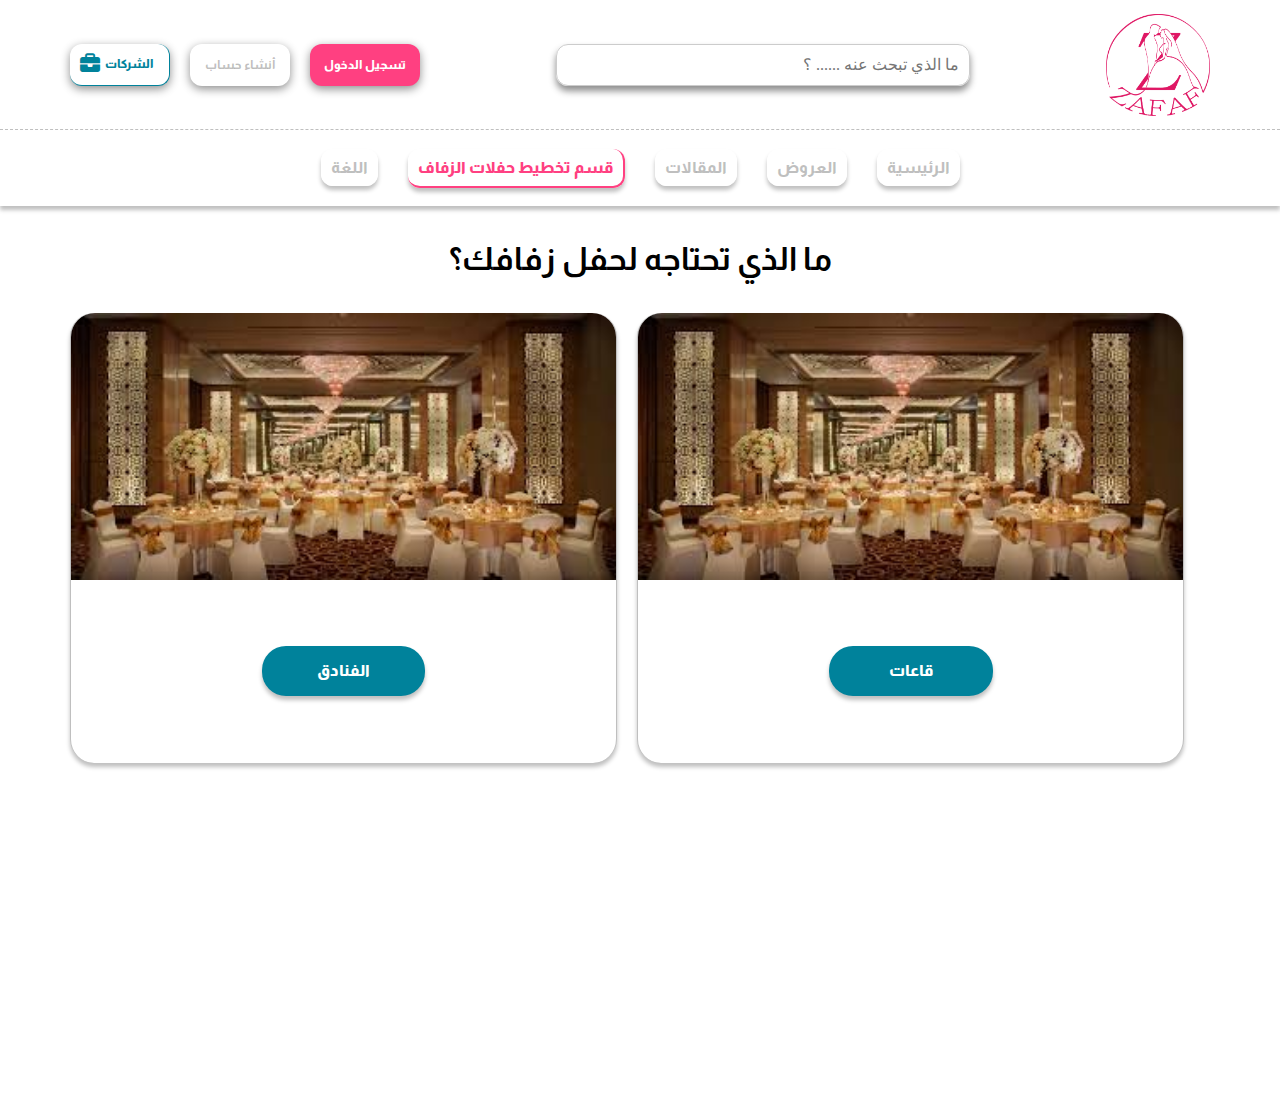
<file: index-planning.html>
<!DOCTYPE html>
<html lang="en">
  <head>
    <meta charset="UTF-8" />
    <meta name="viewport" content="width=device-width, initial-scale=1.0" />
    <title>زفاف</title>
    <!-- style   -->
    <link rel="stylesheet" href="assets/css/style.css" />
    <!-- normalize -->
    <link rel="stylesheet" href="assets/css/normalize.css" />
    <!-- icons -->
    <link rel="stylesheet" href="fontawesome.css/all.min.css" />
    <!-- fonts  -->
    <link rel="preconnect" href="https://fonts.googleapis.com" />
    <link rel="preconnect" href="https://fonts.gstatic.com" crossorigin />
    <link
      href="https://fonts.googleapis.com/css2?family=Almarai:wght@300;400;700;800&display=swap"
      rel="stylesheet"
    />
  </head>
  <body>
    <header class="header">
      <div class="container-me">
        <div class="logo">
          <img src="assets/img-zfaf/logo.png" alt="" />
        </div>
        <div class="btn-search">
          <input
            class="input-search"
            type="text"
            placeholder=" ما الذي تبحث عنه ...... ؟"
          />
        </div>
        <div class="icon-search">
          <i class="fa-solid fa-magnifying-glass"></i>
        </div>
        <div class="link">
          <button>تسجيل الدخول</button>
          <button>أنشاء حساب</button>
          <button><i class="fa-solid fa-briefcase"></i> الشركات</button>
        </div>
        <button class="nav-toggle-btn">
          <span class="line top"></span>
          <span class="line middle"></span>
          <span class="line bottom"></span>
        </button>
        <nav class="link-list">
          <ul>
            <li><a href="index.html">الرئيسية</a></li>
            <li><a href="index-offers.html">العروض</a></li>
            <li><a href="index-articles.html">المقالات</a></li>
            <li><a href="#">قسم تخطيط حفلات الزفاف</a></li>
            <li><a href="#">اللغة</a></li>
            <li><a href="#">تسجيل الدخول</a></li>
            <li><a href="#">أنشاء حساب</a></li>
            <li><a href="#">الشركات</a></li>
          </ul>
        </nav>
      </div>
    </header>

    <nav class="navbar">
      <div class="container-me">
        <ul>
          <li><a href="index.html">الرئيسية</a></li>
          <li><a href="index-offers.html">العروض</a></li>
          <li><a href="index-articles.html">المقالات</a></li>
          <li><a href="#" class="home">قسم تخطيط حفلات الزفاف</a></li>
          <li><a href="#">اللغة</a></li>
        </ul>
      </div>
    </nav>
    <!-- ============================================================ -->
    <section class="planning-grob">
      <section class="planning">
        <h1>ما الذي تحتاجه لحفل زفافك؟</h1>
        <div class="container-me">
          <div class="hell-hotel-cards">
            <div class="hell-hotel-card">
              <img src="assets/img-zfaf/hall.jpeg" alt="" />
              <div class="text-card">
                <button class="hotels">الفنادق</button>
              </div>
            </div>
            <div class="hell-hotel-card">
              <img src="assets/img-zfaf/hall.jpeg" alt="" />
              <div class="text-card">
                <button class="halls">قاعات</button>
              </div>
            </div>
          </div>
        </div>
      </section>
      <!-- ======================================================= -->
      <section class="individuals">
        <div class="container-me">
          <div class="input-indiv">
            <h1>ماهي الفرد التي خصصتها لحفل الزفاف ؟</h1>
            <div class="spinr">
              <span></span>
              <span></span>
              <span></span>
            </div>
            <div class="point">
              <label for="1">100-50 ريال</label>
              <input
                type="radio"
                name=""
                id="1"
                class="radio1"
                value="click1"
              />
            </div>
            <div class="point">
              <label for="2">100-200 ريال</label>
              <input
                type="radio"
                name=""
                id="2"
                class="radio2"
                value="click2"
              />
            </div>
            <div class="point">
              <label for="3">200-250 ريال</label>
              <input
                type="radio"
                name=""
                id="3"
                class="radio3"
                value="click3"
              />
            </div>
            <div class="point">
              <label for="4">250-300 ريال</label>
              <input
                type="radio"
                name=""
                id="4"
                class="radio4"
                value="click4"
              />
            </div>
            <div class="point">
              <label for="5">300-350 ريال</label>
              <input
                type="radio"
                name=""
                id="5"
                class="radio5"
                value="click5"
              />
            </div>
            <div class="point">
              <label for="6">500-1000 ريال</label>
              <input
                type="radio"
                name=""
                id="6"
                class="radio6"
                value="click6"
              />
            </div>
            <div class="point">
              <label for="7">1000-2000 ريال</label>
              <input
                type="radio"
                name=""
                id="7"
                class="radio7"
                value="click7"
              />
            </div>
            <span class="warning-radio warning"></span>
            <button class="next">المتابعة</button>
          </div>
        </div>
      </section>
      <!-- ======================================================================== -->
      <section class="detls">
        <div class="container-me">
          <div class="textarea">
            <h1>هل هناك اي تفاصيل أخرى تود ذكرها ؟</h1>
            <div class="spinr">
              <span></span>
              <span></span>
              <span></span>
            </div>
            <textarea name="" id="" cols="30" rows="10"></textarea>
            <span class="warning-text warning"></span>
            <div class="button-go-back">
              <button class="next-contact">المتابعة</button>
              <button class="back">رجوع</button>
            </div>
          </div>
        </div>
      </section>
      <!-- ===================================================================== -->
      <section class="contact">
        <div class="container-me">
          <div class="input-contact">
            <h1>اخيرا , كيف يمكن للشركات التواصل معك ؟</h1>
            <div class="spinr">
              <span></span>
              <span></span>
              <span></span>
            </div>
           <div class="div">
            <input type="text" name="text" placeholder="الاسم الاول والاخير" />
            <span class="warning-nameall warning "></span>
           </div>
           <div class="div">
            <input type="email" name="email" placeholder="البريد الالكتروني" />
            <span class="warning-email warning "></span>
           </div>
           <div class="div">
            <input type="tel" name="phone" placeholder="رقم الهاتف" />
            <span class="warning-tel warning "></span>
           </div>
           <div class="div">
            <input
            type="text"
            name="date"
            placeholder="موعد الزفاف"
            onfocus="this.type='date'"
            class="date"
          />
          <span class="warning-date warning "></span>
           </div>
            <div class="div">
              <input
              type="text"
              name="city"
              list="examplelists"
              placeholder="المدينة التي سيقام فيها الحفل"
            />
            <datalist id="examplelists">
              <option>1</option>
            </datalist>
            <span class="warning-city warning "></span>
            </div>
            <div class="shekbox">
              <label for="checkbox"
                >لقد قد قرأت نص اتفاقية المستخدم وأقر بالموافقة عليها.</label
              >
              <input type="checkbox" name="" id="checkbox" />
            </div>
            <button class="send">ارسال</button>
            <button class="back-detls">رجوع</button>
          </div>
        </div>
      </section>
    </section>
    <!-- ===================================================================== -->
    <section class="displaynone">
      <div class="container-me">
        <div class="sign-in">
          <img src="assets/img-zfaf/logo.png" alt="" />
         <div class="div-input">
          <input type="email" id="email-signin" placeholder="البريد الالكتروني" />
          <span class="warning-email-signin warning "></span>
         </div>
          <div class="div-input">
            <input type="password" name="" id="password-signin" placeholder="كلمة السر" />
          <span class="warning-password-signin warning "></span>
          </div>
          <a href="#">هل نسيت كلمة السر ؟</a>
          <button class="btn-form-signin">تسجيل الدخول</button>
          <a href="#">أنشاء حساب جديد</a>
          <div class="icon-sign">
            <i class="fa-brands fa-facebook"></i>
            <i class="fa-brands fa-google"></i>
          </div>
          <div class="icon-sign-in">
            <i class="fa-solid fa-x"></i>
        </div>
        </div>
      </div>
    </section>
    <!-- ============================================================ -->
    <section class="displaynone-up">
      <div class="container-me">
        <div class="sign-up">
          <img src="assets/img-zfaf/logo.png" alt="" />
          <div class="div-input">
            <input type="text" id="name-signup"  placeholder="الاسم الاول والاخير" />
          <span class="warning-name-signup warning "></span>
          </div>
          <div class="div-input">
            <input type="email" id="email-signup" placeholder="البريد الالكتروني" />
          <span class="warning-email-signup warning "></span>
          </div>
          <div class="div-input">
            <input type="tel" id="phone-signup" placeholder="رقم الهاتف" />
          <span class="warning-phone-signup warning "></span>
          </div>
          <div class="div-input">
            <input type="password" name="" id="password-signup" placeholder="كلمة السر" />
          <span class="warning-password-signup warning "></span>
          </div>
          <div class="div-input">
            <input
            type="text" id="date-signup"
            placeholder="موعد الزفاف"
            onfocus="this.type='date'"
            class="date"
          />
          <span class="warning-date-signup warning "></span>
          </div>
          <div class="div-input">
            <input
            type="text" id="city-signup"
            list="examplelists"
            placeholder="المدينة التي سيقام فيها الحفل"
          />
          <datalist id="examplelists">
            <option>1</option>
          </datalist>
          <span class="warning-city-signup warning "></span>
          </div>

          <div class="shekbox">
            <label for="checkbox-signup" class="checkbox-signup"
              >لقد قد قرأت نص اتفاقية المستخدم وأقر بالموافقة عليها.</label
            >
            <input type="checkbox" name="" id="checkbox-signup" />
          </div>
          <button class="btn-form-signup">انشاء حساب</button>
          <a href="#">تسجيل الدخول</a>
          <div class="icon-sign">
            <i class="fa-brands fa-facebook"></i>
            <i class="fa-brands fa-google"></i>
          </div>
          <div class="icon-sign-up">
            <i class="fa-solid fa-x"></i>
          </div>
        </div>
      </div>
    </section>
    <!-- =========================================================================== -->
    <section class="ads">
      <div class="container-me">
        <div class="ads-card">
          <div class="img-ads">
            <img src="assets/img-zfaf/hall.jpeg" alt="" />
          </div>
          <div class="text-ads">
            <h1>فندق انتركونتيننتال الرياض</h1>
            <span>عروض خاصة بمناسبة شهر رمضان الكريم</span>
            <span>حجز صالة زفاف لمدة يومين فقط ب 1000</span>
            <button>اغتنم فرصتك</button>
            <h3> <span> 50:03 </span> العد التنازلي لانتهاء العرض</h3>
          </div>
          <div class="icon-ads">
            <i class="fa-solid fa-x"></i>
        </div>
      </div>
    </section>
    <script src="assets/js/script.js"></script>
  </body>
</html>
</file>
<file: assets/css/style.css>
@import url("https://fonts.googleapis.com/css2?family=Almarai:wght@300;400;700;800&display=swap");
/* start variables */
:root {
  --dark-pink: #ff4081;
  --light-blue: #00829b;
  --black: #000000;
  --white: #ffffff;
  --selvr: rgba(0, 0, 0, 0.25);
  --light-selvr: rgba(0, 0, 0, 0.5);
  --font-Almarai: "Almarai", sans-serif;
  --light-black: rgba(0, 0, 0, 0.7);
}
/* * start Global Rules */
* {
  margin: 0;
  padding: 0;
  box-sizing: border-box;
}
/* #REUSED STYLE */

/* ============================================= */

/* ============================================= */
.warning {
  width: 85%;
  text-align: end;
  font-size: 12px;
  padding: 0;
  margin: 0;
  font-family: var(--font-Almarai);
  font-weight: 100;
  color: red;
  padding: 0px 15px;
  height: 1px;
}
.displaynone {
  background-color: #00000036;
  width: 100%;
  height: 100vh;
  position: fixed;
  top: 0px;
  left: 0px;
  display: none;

  flex-direction: column;
  align-items: center;
  justify-content: center;
}
.displaynone-up {
  background-color: #00000036;
  width: 100%;
  height: 143.8vh;
  position: fixed;
  overflow-y: auto;
  top: 0px;
  left: 0px;
  display: none;
  flex-direction: column;
  align-items: center;
}
.ads {
  background-color: #00000036;
  width: 100%;
  height: 110vh;
  position: fixed;
  top: 0px;
  left: 0px;
  display: none;
  flex-direction: column;
  align-items: center;
  justify-content: center;
}
.container-me {
  padding-left: 15px;
  padding-right: 15px;
  margin-left: auto;
  margin-right: auto;
}
@media (min-width: 280px) {
  .container-me {
    width: 100%;
  }
}
/* small */
@media (min-width: 768px) {
  .container-me {
    width: 750px;
  }
}
/* medium */
@media (min-width: 992px) {
  .container-me {
    width: 970px;
  }
}
/* large */
@media (min-width: 1200px) {
  .container-me {
    width: 1170px;
  }
}
/* ================================================================================= */
/* start nav */
.header {
  background-color: var(--white);
  height: 130px;
  border-bottom: dashed 1px rgba(0, 0, 0, 0.25);
  display: flex;
  align-items: center;
  position: relative;
}
.header .container-me {
  display: flex;
  flex-direction: row-reverse;
  align-items: center;
  justify-content: space-between;
}
.header .container-me .logo {
  width: 104px;
  height: 102px;
  img {
    width: 100%;
  }
}
.header .container-me .btn-search .input-search {
  width: 414px;
  height: 42px;
  border-radius: 12px;
  border: 1px solid #ccc;
  text-align: end;
  box-shadow: 0px 5px 7px rgba(0, 0, 0, 0.448);
  padding: 10px;
  background: url("https://static.thenounproject.com/png/101791-200.png")
    no-repeat left;
  background-size: 30px;
}
.header .container-me .icon-search {
  display: none;
  i {
    font-size: 25px;
    &:hover {
      color: var(--light-blue);
    }
  }
}
.header .container-me .link {
  display: flex;
  flex-direction: row-reverse;
  gap: 20px;
}
.header .container-me .link button {
  width: 100px;
  height: 42px;
  border-radius: 12px;
  padding: 10px;
  border: none;
  font-family: var(--font-Almarai);
  font-size: 12px;
  line-height: 14px;
  font-weight: 800;
  box-shadow: 0px 3px 10px rgba(0, 0, 0, 0.448);
  &:hover {
    cursor: pointer;
  }
}
.header .container-me .link button:first-child {
  background-color: var(--dark-pink);
  color: var(--white);
  width: 110px;
}
.header .container-me .link button:nth-child(2) {
  color: var(--selvr);
  background-color: var(--white);
}

.header .container-me .link button:last-child {
  background-color: var(--white);
  color: var(--light-blue);
  border-bottom: 1px solid var(--light-blue);
  border-right: 1px solid var(--light-blue);
  display: flex;
  align-items: center;
  gap: 5px;
  i {
    font-size: 20px;
  }
}
.navbar {
  height: 76px;
  display: flex;
  align-items: center;
  box-shadow: 0px 4px 4px 0px rgba(0, 0, 0, 0.25);
}
.navbar .container-me ul {
  list-style: none;
  display: flex;
  flex-direction: row-reverse;
  gap: 30px;
  align-items: center;
  justify-content: center;
}
.navbar .container-me ul li a {
  width: 96px;
  height: 36px;
  border-radius: 12px;
  padding: 10px;
  font-size: 16px;
  font-weight: 800;
  line-height: 16px;
  text-align: center;
  border: none;
  font-family: var(--font-Almarai);
  text-decoration: none;
  box-shadow: 0px 4px 4px 0px rgba(0, 0, 0, 0.25);
  color: var(--selvr);
  background-color: var(--white);
}
.navbar .container-me ul li .home {
  border-bottom: 2px solid var(--dark-pink);
  border-right: 2px solid var(--dark-pink);
  width: 100px;
  color: var(--dark-pink);
}

.link-list {
  position: absolute;
  background-color: var(--white);
  top: 100%;
  width: calc(100% - 30px);
  left: 50%;
  height: 0;
  overflow: hidden;
  visibility: hidden;
  transition: 1s;
  transform: translateX(-50%);
  padding-inline: 20px;
  z-index: 8;

  ul {
    list-style: none;
    width: 100%;
    padding: 2px 10px;

    li {
      padding: 10px;
      display: flex;
      flex-direction: column;
      align-items: end;
      border-bottom: 0.1px solid rgba(0, 0, 0, 0.229);
      a {
        font-size: 20px;
        text-decoration: none;
        color: black;
        font-weight: 300;
        font-family: sans-serif;
      }
    }
  }
}
.active-list {
  height: 350px !important;
  visibility: visible !important;
}
.header .container-me .nav-toggle-btn {
  display: grid;
  gap: 4px;
  border: 1px;
  background-color: inherit;
  display: none;
}

.header .container-me .nav-toggle-btn .line {
  width: 10px;
  height: 3px;
  background-color: var(--black);
  border-radius: 5px;
  transition: 1s;
}

.header .container-me .nav-toggle-btn .middle {
  width: 20px;
}

.header .container-me .nav-toggle-btn .bottom {
  margin-left: auto;
}
.active:focus {
  .top {
    transform: translate(1px, 3px) rotate(45deg);
  }
  .middle {
    transform: rotate(-45deg);
  }
  .bottom {
    transform: translate(-1px, -3px) rotate(45deg);
  }
}
@media (max-width: 992px) {
  .header .container-me .btn-search .input-search {
    display: none;
  }
  .header .container-me .icon-search {
    display: flex !important;
  }
  .header .container-me .nav-toggle-btn {
    display: grid;
  }

  .navbar {
    display: none !important;
  }
}
@media (max-width: 560px) {
  .header .container-me .link {
    display: none;
  }
}

/* ==================================================== */
/* start background img */
.image-back {
  background-image: url("../img-zfaf/bg-banr.jpeg");
  background-repeat: no-repeat;
  background-size: cover;
  background-position: center;
  height: 110vh;
  padding: 40px 0px;
  width: 100%;
}

.image-back .container-me .cards {
  display: flex;
  flex-direction: column;
  align-items: center;
  justify-content: center;
  gap: 20px;
  width: 100%;
}
.image-back .container-me .cards .card {
  text-align: end;
  width: 100%;
  height: 307px;
  border-radius: 24px;
  background-color: var(--white);
  padding: 10px 20px;
  display: flex;
  flex-direction: column;
  align-items: end;
  box-shadow: 0px 4px 4px 0px rgba(0, 0, 0, 0.25);
}
.image-back .container-me .cards .card .text-card h1 {
  font-size: 28px;
  font-family: var(--font-Almarai);
  font-weight: 700;
  line-height: 31px;
  color: var(--light-black);
  width: 300px;
  text-align: end;
}
.image-back .container-me .cards .card .text-card p {
  color: var(--light-selvr);
  font-size: 16px;
  font-family: var(--font-Almarai);
  line-height: 2;
  font-weight: 700;
  span {
    display: block;
    color: var(--black);
    font-family: var(--font-Almarai);
    font-size: 24px;
    font-weight: 700;
  }
}
.image-back .container-me .cards .card .buttons {
  display: flex;
  flex-direction: row-reverse;
  gap: 20px;
  align-items: center;
  margin-top: 20px;
  width: 100%;
  input {
    text-align: end;
    width: 32%;
    height: 50px;
    border-radius: 32px;
    border: 1px solid var(--selvr);
    font-family: var(--font-Almarai);
    box-shadow: 0px 4px 4px 0px rgba(0, 0, 0, 0.25);
  }
  button {
    width: 25%;
    height: 50px;
    padding: 10px;
    border-radius: 24px;
    background-color: var(--dark-pink);
    color: var(--white);
    border: none;
    box-shadow: 0px 4px 4px 0px rgba(0, 0, 0, 0.25);
    font-family: var(--font-Almarai);
  }
}
.card-img {
  background-color: rgba(216, 248, 254, 1);
  width: 100%;
  height: 244px;
  border-radius: 24px;
  box-shadow: 0px 4px 4px 0px rgba(0, 0, 0, 0.25);
  display: flex;
  flex-direction: row-reverse;
  text-align: end;
  align-items: center;
  padding: 20px;
  gap: 40px;
}
.card-img .img {
  width: 160px;
  height: 160px;
  object-fit: cover;
  img {
    width: 100%;
  }
}

.card-img .text h3 {
  font-family: var(--font-Almarai);
  font-size: 13px;
  font-weight: 700;
  line-height: 1;
  color: var(--light-blue);
}
.card-img .text h1 {
  font-family: var(--font-Almarai);
  font-size: 24px;
  font-weight: 700;
  line-height: 1.5;
  color: var(--black);
}
.card-img .text p {
  font-family: var(--font-Almarai);
  color: var(--black);
  font-size: 13px;
  line-height: 1;
  font-weight: 400;
}
.card-img .text .buttuns-img {
  display: flex;
  flex-direction: row-reverse;
  gap: 20px;
  align-items: center;
  margin-top: 20px;
  width: 100%;
  input {
    text-align: end;
    width: 70%;
    height: 44px;
    border-radius: 32px;
    border: 1px solid var(--selvr);
    font-family: var(--font-Almarai);
    box-shadow: 0px 4px 4px 0px rgba(0, 0, 0, 0.25);
    background: url(../img-zfaf/pngegg.png) no-repeat left;
    background-size: 30px;
    padding: 0px 20px;
  }
  input[type="date"]:invalid {
    outline: none;
  }
}
.card-img .text .buttuns-img .btn-start-now {
  width: 142px;
  height: 44px;
  border-radius: 24px;
  padding: 10px;
  background-color: var(--light-blue);
  color: var(--white);
  border: none;
  box-shadow: 0px 4px 4px 0px rgba(0, 0, 0, 0.25);
  font-family: var(--font-Almarai);
}
@media (max-width: 768px) {
  .image-back .container-me .cards .card {
    flex-direction: row-reverse;
    align-items: center;
    justify-content: space-between;
  }
  .image-back .container-me .cards .card .buttons {
    flex-direction: column;

    width: 40%;
    input {
      width: 100%;
    }
    button {
      width: 80%;
    }
  }
  .card-img {
    height: 300px;
  }
  .card-img .text {
    width: 50%;
  }
  .card-img .text .buttuns-img {
    flex-direction: column;
    input {
      width: 100%;
    }
  }
}
@media (max-width: 570px) {
  .image-back .container-me .cards .card {
    flex-direction: column;
    height: auto;
  }
  .image-back .container-me .cards .card .buttons {
    width: 100%;
  }
  .image-back .container-me .cards .card .text-card {
    text-align: end;
  }
  .image-back .container-me .cards .card .text-card h1 {
    font-size: 20px;
  }
  .card-img {
    flex-direction: column;
    height: auto;
  }
  .card-img .text {
    width: 100%;
  }
  .card-img .text h1 {
    font-size: 16px;
  }
  .card-img .text p {
    line-height: 2;
  }
}
/* =============================================================== */
/* start sgin in */
.sign-in {
  background-color: var(--white);
  margin: auto;
  width: 40%;
  height: 600px;
  border-radius: 24px;
  color: var(--white);
  box-shadow: 0px 4px 4px 0px rgba(0, 0, 0, 0.25);
  display: flex;
  flex-direction: column;
  align-items: center;
  padding: 50px;
  gap: 10px;
  position: relative;
  .icon-sign-in {
    position: absolute;
    top: 10px;
    right: 10px;
    color: var(--light-blue);
  }
  img {
    width: 140px;
    height: 140px;
    margin-bottom: 10px;
  }
  .div-input {
    width: 95%;
    text-align: end;
  }
  input {
    text-align: end;
    padding: 10px;
    width: 100%;
    height: 50px;
    border-radius: 24px;
    border: 1px solid var(--selvr);
    outline-color: var(--light-blue);
    padding: 20px;
    /* margin-bottom: 15px; */
  }
  a {
    font-family: var(--font-Almarai);
    font-weight: 400;
    font-size: 12px;
    line-height: 1;
    color: var(--light-selvr);
    text-align: end;
    margin-bottom: 15px;
    text-decoration: none;
    &:hover {
      text-decoration: underline;
    }
  }
  button {
    width: 78%;
    height: 50px;
    padding: 10px;
    border-radius: 24px;
    background-color: var(--dark-pink);
    color: var(--white);
    font-family: var(--font-Almarai);
    font-weight: 800;
    font-size: 16px;
    line-height: 1;
    border: none;
    margin-bottom: 20px;
  }
  .icon-sign {
    width: 80%;
    display: flex;
    border-top: 1px solid var(--selvr);
    align-items: center;
    justify-content: center;
    i {
      padding: 30px;
      font-size: 40px;
      color: var(--light-selvr);
      &:hover {
        color: var(--light-blue);
      }
    }
  }
}
@media (max-width: 992px) {
  .sign-in {
    width: 70%;
  }
}
@media (max-width: 550px) {
  .sign-in {
    width: 90%;
  }
}
@media (max-width: 380px) {
  .sign-in {
    width: 100%;
  }
}
/* ============================================================= */
/* start sign up */
.sign-up {
  z-index: 9;
  background-color: var(--white);
  margin: auto;
  width: 500px;
  height: 1170px;
  border-radius: 24px;
  color: var(--white);
  box-shadow: 0px 4px 4px 0px rgba(0, 0, 0, 0.25);
  display: flex;
  flex-direction: column;
  align-items: center;
  gap: 10px;
  padding: 20px;
  position: relative;
  .icon-sign-up {
    position: absolute;
    top: 10px;
    right: 10px;
    color: var(--light-blue);
  }
  img {
    width: 120px;
    height: 120px;
    margin-bottom: 10px;
  }
  .div-input {
    width: 100%;
    text-align: end;
  }
  input {
    text-align: end;
    padding: 10px;
    width: 100%;
    height: 50px;
    border-radius: 24px;
    border: 1px solid var(--selvr);
    outline-color: var(--light-blue);
    padding: 20px;
    /* margin-bottom: 15px; */
  }
  .shekbox {
    display: flex;
    justify-content: end;
    padding: 10px;
    width: 95%;
    #checkbox-signup {
      width: 5%;
      height: auto;
      text-align: end;
      outline-color: var(--light-blue);
    }
  }
  label {
    text-align: end;
    font-family: var(--font-Almarai);
    font-size: 12px;
    line-height: 1;
    font-weight: 400;
    color: var(--black);
  }
  button {
    width: 78%;
    height: 50px;
    padding: 10px;
    border-radius: 24px;
    background-color: var(--dark-pink);
    color: var(--white);
    font-family: var(--font-Almarai);
    font-weight: 800;
    font-size: 16px;
    line-height: 1;
    border: none;
    margin-bottom: 20px;
  }
  a {
    font-family: var(--font-Almarai);
    font-weight: 400;
    font-size: 12px;
    line-height: 1;
    color: var(--light-selvr);
    text-align: end;
    margin-bottom: 15px;
    text-decoration: none;
    &:hover {
      text-decoration: underline;
    }
  }
  .icon-sign {
    width: 80%;
    display: flex;
    border-top: 1px solid var(--selvr);
    align-items: center;
    justify-content: center;
    i {
      padding: 30px;
      font-size: 40px;
      color: var(--light-selvr);
      &:hover {
        color: var(--light-blue);
      }
    }
  }
}
@media (max-width: 550px) {
  .sign-up {
    width: 100%;
  }
}
/* ================================================================ */
/*  start ads  */
.ads-card {
  width: 100%;
  height: 400px;
  padding: 20px;
  border-radius: 24px;
  margin: auto;
  background-color: var(--white);
  box-shadow: 0px 4px 4px 0px rgba(0, 0, 0, 0.25);
  display: flex;
  flex-direction: row-reverse;
  align-items: center;
  gap: 20px;
  position: relative;
  .icon-ads {
    position: absolute;
    top: 10px;
    right: 10px;
    color: var(--light-blue);
  }
}
.ads-card .img-ads {
  width: 38%;
  height: 352px;
  border-radius: 24px;
  img {
    width: 100%;
    border-radius: 24px;
    height: 352px;
  }
}
.ads-card .text-ads {
  text-align: center;
  width: 60%;
  height: 352px;
  border-radius: 24px;
  box-shadow: 0px 4px 4px 0px rgba(0, 0, 0, 0.25);
  h1 {
    font-family: var(--font-Almarai);
    color: var(--light-blue);
    font-size: 36px;
    font-weight: 400;
    line-height: 2;
  }
  span {
    font-family: var(--font-Almarai);
    font-weight: 700;
    font-size: 16px;
    display: block;
    line-height: 2.5;
    color: var(--light-black);
  }
  button {
    margin-top: 20px;
    width: 30%;
    height: 50px;
    padding: 10px;
    border-radius: 24px;
    background-color: var(--dark-pink);
    box-shadow: 0px 4px 4px 0px rgba(0, 0, 0, 0.25);
    border: none;
  }
  h3 {
    margin-top: 20px;
    font-size: 14px;
    font-family: var(--font-Almarai);
    line-height: 1;
    font-weight: 700;
    color: var(--light-selvr);
    text-decoration: underline;
    span {
      display: inline-block;
      font-size: 14px;
      font-family: var(--font-Almarai);
      line-height: 1;
      font-weight: 700;
      color: var(--dark-pink);
      text-decoration: underline;
    }
  }
}
@media (max-width: 768px) {
  .ads {
    justify-content: start;
  }
  .ads-card {
    align-items: start;
  }
  .ads-card .img-ads {
    width: 25%;
    height: 150px;
    img {
      width: 100%;
      height: 150px;
    }
  }
  .ads-card .text-ads {
    width: 74%;
  }
}
@media (max-width: 625px) {
  .ads-card {
    height: 350px;
  }
  .ads-card .text-ads {
    height: 300px;
    h1 {
      font-size: 24px;
    }
    span {
      font-size: 12px;
    }
    button {
      width: 40%;
    }
    h3 {
      font-size: 10px;
    }
  }
}
@media (max-width: 430px) {
  .ads-card {
    height: 240px;
  }
  .ads-card .img-ads {
    width: 20%;
    height: 100px;
    img {
      width: 100%;
      height: 100px;
    }
  }
  .ads-card .text-ads {
    height: 200px;
    h1 {
      margin-bottom: 5px;
      font-size: 18px;
    }
    span {
      line-height: 1.5;
      font-size: 10px;
    }
    button {
      margin-top: 5px;
      width: 50%;
      height: 40px;
    }
    h3 {
      margin-top: 5px;
      font-size: 8px;
    }
  }
}

/* ======================================================== */
/* start offers page */
/* ======================================================== */
/* start background hero */
.hall-bg {
  height: 406px;
  position: relative;
  img {
    object-fit: cover;
  }
}
.hall-bg .img-text-hall {
  position: absolute;
  background-color: #000000b1;
  top: 0px;
  width: 100%;
  height: 406px;
  display: flex;
  justify-content: space-between;
}
.hall-bg .img-text-hall .img-hall {
  width: 40%;
  height: 406px;
  padding: 0px 30px;
  img {
    width: 100%;
    height: 406px;
    object-fit: cover;
  }
}
.hall-bg .img-text-hall .text-hall {
  text-align: center;
  display: flex;
  flex-direction: column;
  justify-content: center;
  align-items: center;
  width: 55%;
  h2 {
    font-family: var(--font-Almarai);
    font-size: 16px;
    line-height: 2;
    color: var(--white);
  }
  button {
    width: 30%;
    padding: 10px;
    border-radius: 24px;
    background-color: var(--dark-pink);
    color: var(--white);
    box-shadow: 0px 4px 4px 0px rgba(0, 0, 0, 0.25);
    border: none;
    height: 50px;
    margin: 20px 0px;
    font-family: var(--font-Almarai);
    font-weight: 800;
    font-size: 16px;
    line-height: 1;
  }
  a {
    text-decoration: underline;
    color: var(--white);
    font-family: var(--font-Almarai);
    font-weight: 700;
    font-size: 14px;
    line-height: 1;
  }
}
@media (max-width: 768px) {
  .hall-bg .img-text-hall .img-hall {
    display: none;
  }
  .hall-bg .img-text-hall {
    background-color: inherit;
    justify-content: center;
  }
}
/* ==================================================================================== */
/* start offers hall */
.offers {
  padding: 30px 0px;
}
.offers .container-me {
  display: flex;
  flex-direction: column;
  align-items: end;
}
.offers .container-me .text-offers {
  width: 100%;
  display: flex;
  flex-direction: row-reverse;
  justify-content: space-between;
}
.offers .container-me .text-right {
  width: 85%;
  h1 {
    font-size: 20px;
    color: var(--light-selvr);
    text-align: end;
    line-height: 2;
    font-weight: 700;
    span {
      display: block;
      color: var(--light-blue);
    }
  }
}
.offers .container-me .text-left {
  display: flex;
  align-items: center;
  h1 {
    font-size: 20px;
    font-weight: 700;
    font-family: var(--font-Almarai);
    line-height: 2;
    text-align: left;
    color: var(--dark-pink);
  }
}
.offers .container-me .offers-cards {
  display: flex;
  flex-wrap: wrap;
  gap: 20px;
  justify-content: space-around;
  width: 100%;
}

.offers .container-me .offers-cards .offers-card {
  width: 23%;
  height: 380px;
  border-radius: 12px;
  border-left: 1px solid var(--dark-pink);
  border-right: 1px solid var(--dark-pink);
  box-shadow: 0px 4px 4px 0px rgba(0, 0, 0, 0.25);
  display: flex;
  flex-direction: column;
  align-items: center;
  img {
    width: 100%;
    border-radius: 12px 12px 0px 0px;
    height: 218px;
    object-fit: cover;
  }
}
.offers .container-me .offers-cards .offers-card h1 {
  font-size: 20px;
  font-family: var(--font-Almarai);
  color: var(--light-blue);
  font-weight: 700;
  line-height: 2;
  text-align: center;
}
.offers .container-me .offers-cards .offers-card h2 {
  font-size: 16px;
  line-height: 2;
  font-family: var(--font-Almarai);
  text-align: end;
  padding: 0px 10px;
  color: var(--light-selvr);
}
.offers .container-me .offers-cards .offers-card div {
  width: 80%;
  border-top: 1px solid var(--light-blue);
  h1 {
    font-size: 12px;
    font-family: var(--font-Almarai);
    font-weight: 400;
    line-height: 2;
    text-align: end;
    color: var(--light-black);
    i {
      width: 12px;
      height: 16px;
      color: var(--light-selvr);
      text-align: end;
    }
  }
}
@media (max-width: 992px) {
  .offers .container-me .offers-cards .offers-card {
    width: 48%;
  }
  .offers .container-me .text-offers .text-right {
    h1 {
      font-size: 18px;
    }
  }
  .offers .container-me .text-offers .text-left {
    h1 {
      font-size: 16px;
    }
  }
}
@media (max-width: 670px) {
  .offers .container-me .text-offers .text-right {
    h1 {
      font-size: 16px;
    }
  }
  .offers .container-me .text-offers .text-left {
    h1 {
      font-size: 14px;
    }
  }
}
@media (max-width: 530px) {
  .offers .container-me .text-offers .text-right {
    h1 {
      font-size: 14px;
    }
  }
  .offers .container-me .text-offers .text-left {
    h1 {
      font-size: 12px;
    }
  }
  .offers .container-me .offers-cards .offers-card {
    width: 80%;
  }
}
/* ===================================================== */
/* start articles page */
/* ===================================================== */
/* start articles */
.articles .container-me {
  display: flex;
  flex-direction: column;
  align-items: end;
}
.articles .wedding-articles {
  width: 100%;
  height: 130px;
  background-color: rgba(243, 243, 243, 1);
  padding: 10px;
  text-align: end;
  box-shadow: 0px 4px 4px 0px rgba(0, 0, 0, 0.25);
}
.articles .wedding-articles h1 {
  font-size: 16px;
  line-height: 1;
  font-family: var(--font-Almarai);
  font-weight: 700;
  color: var(--light-blue);
}
.articles .wedding-articles p {
  font-size: 14px;
  font-family: var(--font-Almarai);
  color: var(--light-selvr);
  line-height: 1.5;
  font-weight: 400;
}
.articles .evidence-articles {
  width: 100%;
  height: 65px;
  text-align: end;
  margin-top: 20px;
  padding: 10px;
  margin-bottom: 100px;
}
.articles .evidence-articles h1 {
  font-size: 16px;
  line-height: 1;
  font-family: var(--font-Almarai);
  font-weight: 700;
  color: var(--light-blue);
}

.articles .evidence-articles p {
  font-size: 14px;
  font-family: var(--font-Almarai);
  color: var(--light-selvr);
  line-height: 1.5;
  font-weight: 400;
}
.articles .container-me .articles-cards {
  display: flex;
  gap: 20px;
  align-items: end;
  justify-content: space-around;
  text-align: center;
  overflow-x: auto;
  scroll-snap-type: inline mandatory;
  padding-block-end: 40px;
}
.articles-cards::-webkit-scrollbar {
  height: 12px;
}

.articles-cards::-webkit-scrollbar-button {
  width: calc(25% - 40px);
}

.articles-cards::-webkit-scrollbar-track {
  outline: 2px solid var(--light-blue);
  border-radius: 50px;
}

.articles-cards::-webkit-scrollbar-thumb {
  border: 3px solid var(--dark-pink);
  border-radius: 50px;
}

.articles .container-me .articles-cards .articles-card {
  min-width: 23.5%;
  height: 379px;
  border-radius: 24px;
  position: relative;
  scroll-snap-align: start;
  img {
    width: 100%;
    height: 379px;
    object-fit: cover;
    border-radius: 24px;
  }
}
.articles .container-me .articles-cards .articles-card h1 {
  position: absolute;
  font-size: 20px;
  bottom: 20px;
  left: 25px;
  font-weight: 700;
  font-family: var(--font-Almarai);
  line-height: 2;
  color: var(--white);
}
@media (max-width: 992px) {
  .articles .container-me .articles-cards .articles-card {
    min-width: 31.5%;
  }
}
@media (max-width: 768px) {
  .articles .container-me .articles-cards .articles-card {
    min-width: 48%;
  }
  .articles .wedding-articles {
    height: 180px;
  }
  .articles .evidence-articles {
    height: 100px;
  }
}
@media (max-width: 530px) {
  .articles .container-me .articles-cards .articles-card {
    min-width: 60%;
  }
  .articles .wedding-articles {
    height: 260px;
  }
  .articles .evidence-articles {
    height: 160px;
  }
}
@media (max-width: 435px) {
  .articles .container-me .articles-cards .articles-card {
    min-width: 80%;
  }
}
/* ================================================= */
/* start details page */
/* =================================================== */
/* start details-hell */
.details-hell .name-hotel {
  width: 100%;
  box-shadow: 0px 4px 4px 0px rgba(0, 0, 0, 0.25);
  height: 70px;
  display: flex;
  align-items: center;
}
.details-hell .name-hotel .container-me {
  text-align: end;
  display: flex;
  align-items: center;
  justify-content: space-between;
  flex-direction: row-reverse;
}
.details-hell .name-hotel .container-me h1 {
  font-size: 31px;
  font-family: var(--font-Almarai);
  font-weight: 700;
  color: var(--light-blue);
}
.details-hell .name-hotel .container-me .icon {
  display: flex;
  justify-content: space-between;
  flex-direction: row-reverse;
  gap: 30px;
  i {
    margin-left: 5px;
  }
}
.details-hell .name-hotel .container-me .icon span {
  font-size: 20px;
  font-family: var(--font-Almarai);
  font-weight: 400;
  line-height: 1.5;
  color: var(--light-selvr);
}
.details-hell .name-hotel .container-me .icon span:first-child {
  i {
    color: rgba(0, 130, 155, 1);
  }
}
.details-hell .name-hotel .container-me .icon span:nth-child(2) {
  i {
    color: rgba(0, 0, 0, 0.6);
  }
}
.details-hell .name-hotel .container-me .icon span:nth-child(3) {
  i {
    color: var(--dark-pink);
  }
}
.details-hell .name-hotel .container-me .icon span:last-child {
  i {
    color: rgba(96, 214, 105, 1);
  }
}
/* ===================================================================== */
/* start details hotel */
.details-hotel {
  display: flex;
  margin-top: 30px;
  gap: 30px;
}
.input-map {
  width: 40%;
}
.input-map .map {
  width: 100%;
  height: 430px;
  background-color: #000000;
  color: #00829b;
  text-align: center;
  font-size: 40px;
  border-radius: 12px;
}
.details-hotel .input-details {
  margin-bottom: 30px;
  width: 100%;
  height: 737px;
  padding: 20px;
  text-align: end;
  border-radius: 12px;
  border-left: 1px solid var(--selvr);
  border-right: 1px solid var(--selvr);
  display: flex;
  flex-direction: column;
  align-items: center;
  justify-content: center;
  box-shadow: 0px 4px 4px 0px rgba(0, 0, 0, 0.25);
  input {
    width: 98%;
    text-align: end;
    height: 50px;
    border: 1px solid var(--selvr);
    border-radius: 24px;
    margin-bottom: 15px;
    padding: 10px;
    outline-color: var(--light-blue);
    font-family: var(--font-Almarai);
    font-weight: 400;
    font-size: 12px;
    line-height: 1;
    color: var(--selvr);
  }
  .date {
    background: url(../img-zfaf/pngegg.png) no-repeat left;
    background-size: 30px;
    padding: 0px 20px;
  }
  .shekbox {
    display: flex;
    justify-content: end;
    width: 95%;
    #checkbox {
      width: 5%;
      height: auto;
      text-align: end;
      outline-color: var(--light-blue);
    }
    label {
      text-align: end;
      font-family: var(--font-Almarai);
      font-size: 12px;
      line-height: 1;
      font-weight: 400;
    }
  }
  textarea {
    width: 98%;
    height: 140px;
    text-align: end;
    border-radius: 24px;
    padding: 10px;
    border: 1px solid var(--selvr);
    outline-color: var(--dark-pink);
    font-family: var(--font-Almarai);
    font-weight: 400;
    font-size: 12px;
    line-height: 1;
    color: var(--selvr);
    margin-bottom: 15px;
  }
  button {
    width: 98%;
    height: 50px;
    border-radius: 24px;
    margin-top: 15px;
    padding: 10px;
    background-color: var(--dark-pink);
    border: none;
    font-family: var(--font-Almarai);
    font-weight: 800;
    font-size: 16px;
    line-height: 1;
    color: var(--white);
    cursor: pointer;
    box-shadow: 0px 4px 4px 0px rgba(0, 0, 0, 0.25);
  }
}
.img-title {
  width: 57%;
}
.slide-hotel {
  margin-bottom: 30px;
  width: 100%;
  height: 535px;
  text-align: end;
  display: flex;
  flex-direction: column;
  align-items: center;
  justify-content: center;
  border-radius: 24px;
  border-left: 1px solid var(--selvr);
  border-right: 1px solid var(--selvr);
  box-shadow: 0px 4px 4px 0px rgba(0, 0, 0, 0.25);
  h1 {
    font-family: var(--font-Almarai);
    font-weight: 400;
    font-size: 12px;
    line-height: 1;
    color: var(--light-selvr);
    padding: 20px 0px;
    border-bottom: 1px solid var(--selvr);
    width: 90%;
    &:nth-child(3) {
      border: none;
    }
  }
}

.slide-hotel .img-slide {
  width: 100%;
  height: 406px;
  border-radius: 24px 24px 0px 0px;
  img {
    width: 100%;
    height: 406px;
    object-fit: cover;
    border-radius: 24px 24px 0px 0px;
  }
}
.img-title .comments {
  display: flex;
  flex-direction: row-reverse;
  height: 214px;
  border-radius: 24px;
  width: 100%;
  padding: 10px;
  gap: 20px;
  text-align: end;
  box-shadow: 0px 4px 4px 0px rgba(0, 0, 0, 0.25);
  margin-bottom: 30px;
}
.img-title .comments .img-comments {
  width: 18%;
  img {
    width: 100%;
  }
}
.img-title .comments .text-comments {
  width: 78%;
}
.img-title .comments .text-comments .user-btn {
  display: flex;
  align-items: center;
  flex-direction: row-reverse;
  justify-content: space-between;
  margin-bottom: 30px;
  h2 {
    font-family: var(--font-Almarai);
    font-size: 14px;
    line-height: 1;
    font-weight: 700;
    color: var(--dark-pink);
  }
  .item {
    display: flex;
    align-items: center;
    flex-direction: row-reverse;
    justify-content: center;
    gap: 10px;
    width: 65%;
    span {
      text-align: center;
      height: 36px;
      padding: 10px;
      width: 45%;
      box-shadow: 0px 4px 4px 0px rgba(0, 0, 0, 0.25);
      border-left: 1px solid var(--selvr);
      border-right: 1px solid var(--selvr);
      border-radius: 12px;
      font-size: 14px;
      font-family: var(--font-Almarai);
      line-height: 1;
      font-weight: 400;
      color: var(--selvr);
      &:nth-child(2) {
        width: 50%;
      }
    }
  }
}
.img-title .comments .text-comments p {
  text-align: end;
  font-size: 12px;
  font-family: var(--font-Almarai);
  font-weight: 400;
  line-height: 1.3;
  color: var(--light-selvr);
  margin-bottom: 30px;
}
.img-title .comments .text-comments h2 {
  font-family: var(--font-Almarai);
  font-size: 14px;
  line-height: 1;
  font-weight: 700;
  color: var(--dark-pink);
}
.stars-hotel {
  width: 100%;
  height: 409px;
  border-left: 1px solid var(--selvr);
  border-right: 1px solid var(--selvr);
  border-radius: 24px;
  text-align: end;
  padding: 20px;
  box-shadow: 0px 4px 4px 0px rgba(0, 0, 0, 0.25);
  h1 {
    font-family: var(--font-Almarai);
    font-size: 14px;
    line-height: 1;
    font-weight: 700;
    color: var(--dark-pink);
  }
  span {
    font-size: 12px;
    font-family: var(--font-Almarai);
    font-weight: 400;
    line-height: 1;
    color: var(--light-selvr);
  }
  .line {
    width: 100%;
    margin-bottom: 20px;
    margin-top: 20px;
    text-align: center;
    height: 2px;
    background-color: var(--light-blue);
  }
}
@media (max-width: 992px) {
  .details-hell .name-hotel .container-me h1 {
    font-size: 20px;
  }
  .details-hell .name-hotel .container-me .icon span {
    font-size: 16px;
  }
  .img-title .comments .text-comments .user-btn .item {
    display: none;
  }
}
@media (max-width: 735px) {
  .details-hell .name-hotel .container-me h1 {
    font-size: 16px;
  }
  .details-hell .name-hotel .container-me .icon span {
    font-size: 14px;
  }
}
@media (max-width: 650px) {
  .details-hell .name-hotel .container-me {
    flex-direction: column;
    padding: 20px 10px;
  }
  .details-hell .name-hotel .container-me h1 {
    font-size: 14px;
  }
  .details-hell .name-hotel .container-me .icon span {
    font-size: 10px;
  }
  .details-hotel {
    flex-direction: column-reverse;
  }
  .input-map {
    width: 100%;
  }
  .img-title {
    width: 100%;
  }
}
/* ===================================================================================== */
/* start planning page */
/* ============================================================ */
/* start planning */
.planning-grob {
  overflow: hidden;
  position: relative;
  width: 100%;
  height: 100vh;
}
.planning {
  position: absolute;
  transition: 1s;
  display: flex;
  flex-direction: column;
  align-items: center;
  justify-content: center;
  width: 100%;
  h1 {
    font-family: var(--font-Almarai);
    font-weight: 700;
    font-size: 32px;
    line-height: 2;
    color: var(--black);
  }
}
.planning .container-me .hell-hotel-cards {
  display: flex;
  width: 100%;
  gap: 20px;
}
.planning .container-me .hell-hotel-card {
  width: 48%;
  height: 450px;
  margin-bottom: 30px;
  display: flex;
  flex-direction: column;
  align-items: center;
  border-radius: 24px;
  border-left: 1px solid var(--selvr);
  border-right: 1px solid var(--selvr);
  box-shadow: 0px 4px 4px 0px rgba(0, 0, 0, 0.25);
  img {
    width: 100%;
    border-radius: 24px 24px 0px 0px;
  }
}
.planning .container-me .hell-hotel-card .text-card {
  display: flex;
  flex-direction: column;
  align-items: center;
  justify-content: center;
  width: 100%;
  height: 200px;
  button {
    width: 30%;
    height: 50px;
    border-radius: 24px;
    text-align: center;
    padding: 15px;
    background-color: var(--light-blue);
    border: none;
    font-family: var(--font-Almarai);
    font-weight: 800;
    font-size: 16px;
    color: var(--white);
    cursor: pointer;
    box-shadow: 0px 4px 4px 0px rgba(0, 0, 0, 0.25);
    text-decoration: none;
  }
}
@media (max-width: 992px) {
  .planning .container-me .hell-hotel-card {
    height: 300px;
  }
}
@media (max-width: 768px) {
  .planning .container-me .hell-hotel-card {
    height: 250px;
  }
}
@media (max-width: 560px) {
  .planning .container-me .hell-hotel-cards {
    flex-direction: column;
  }
  .planning .container-me .hell-hotel-card {
    width: 100%;
    height: 350px;
  }
  .planning h1 {
    font-size: 26px;
  }
  .planning .container-me .hell-hotel-card .text-card {
    background-color: rgba(230, 251, 255, 1);
  }
}
@media (max-width: 420px) {
  .planning .container-me .hell-hotel-card {
    height: 280px;
  }
}
/* =======================================================*/
/* start individuals */
.individuals {
  margin-top: 20px;
  margin-bottom: 20px;
  position: absolute;
  left: -100%;
  transition: 1s;
  width: 100%;
}
.individuals .container-me {
  display: flex;
  align-items: center;
  justify-content: center;
}
.individuals .container-me .input-indiv {
  width: 50%;
  height: 737px;
  border-left: 1px solid var(--selvr);
  border-right: 1px solid var(--selvr);
  border-radius: 12px;
  display: flex;
  flex-direction: column;
  align-items: center;
  text-align: end;
  gap: 20px;
  box-shadow: 0px 4px 4px 0px rgba(0, 0, 0, 0.25);
  .spinr {
    height: 8px;
    width: 90%;
    display: flex;
    flex-direction: row-reverse;
    align-items: center;
    justify-content: space-around;
    span {
      width: 32%;
      height: 8px;
      border-radius: 24px;
      background-color: var(--selvr);
      &:first-child {
        background-color: var(--light-blue);
      }
    }
  }
  .point {
    border-radius: 12px;
    width: 90%;
    border: 1px solid var(--selvr);
    height: 76px;
    display: flex;
    align-items: center;
    padding: 10px;
    &:active {
      border: 1px solid var(--light-blue);
    }
    input {
      width: 10%;
      height: 25px;
    }
    label {
      width: 90%;
      text-align: end;
      margin-right: 10px;
    }
  }
  h1 {
    font-family: var(--font-Almarai);
    font-weight: 400;
    font-size: 20px;
    line-height: 1.5;
    text-align: end;
  }
  button {
    width: 30%;
    height: 50px;
    padding: 10px;
    border-radius: 24px;
    background-color: var(--dark-pink);
    font-size: 16px;
    font-family: var(--font-Almarai);
    line-height: 1;
    font-weight: 800;
    color: var(--white);
    border: none;
    margin-bottom: 10px;
  }
}
@media (max-width: 768px) {
  .individuals .container-me .input-indiv {
    width: 342px;
  }
}
@media (max-width: 520px) {
  .individuals .container-me .input-indiv {
    padding: 10px;
    width: 90%;
  }
}
/* ================================================== */
/* start details */
.detls {
  margin-top: 20px;
  margin-bottom: 20px;
  height: 100vh;
  position: absolute;
  left: -100%;
  transition: 1s;
  width: 100%;
}

.detls .container-me {
  display: flex;
  align-items: center;
  justify-content: center;
}
.detls .container-me .textarea {
  width: 50%;
  height: 417px;
  border-left: 1px solid var(--selvr);
  border-right: 1px solid var(--selvr);
  border-radius: 12px;
  display: flex;
  flex-direction: column;
  align-items: center;
  text-align: end;
  box-shadow: 0px 4px 4px 0px rgba(0, 0, 0, 0.25);
  gap: 20px;
  .spinr {
    height: 8px;
    width: 90%;
    display: flex;
    flex-direction: row-reverse;
    align-items: center;
    justify-content: space-around;
    span {
      width: 32%;
      height: 8px;
      border-radius: 24px;
      background-color: var(--selvr);
      &:first-child {
        background-color: var(--light-blue);
      }
      &:nth-child(2) {
        background-color: var(--light-blue);
      }
    }
  }
  h1 {
    font-family: var(--font-Almarai);
    font-weight: 400;
    font-size: 20px;
    line-height: 1.5;
    text-align: end;
  }
  textarea {
    border-radius: 12px;
    width: 90%;
    border: 1px solid var(--light-blue);
    height: 243px;
    outline-color: var(--dark-pink);
    padding: 10px;
  }
  .button-go-back {
    width: 80%;
    display: flex;
    align-items: center;
    justify-content: space-between;
    margin-bottom: 10px;
    button:first-child {
      width: 40%;
      height: 50px;
      padding: 10px;
      border-radius: 24px;
      background-color: var(--dark-pink);
      font-size: 16px;
      font-family: var(--font-Almarai);
      line-height: 1;
      font-weight: 800;
      color: var(--white);
      border: none;
    }
    button:nth-child(2) {
      width: 40%;
      height: 50px;
      padding: 10px;
      border-radius: 24px;
      background-color: var(--white);
      font-size: 16px;
      font-family: var(--font-Almarai);
      line-height: 1;
      font-weight: 800;
      color: var(--dark-pink);
      border: 1px solid var(--dark-pink);
    }
  }
}
@media (max-width: 768px) {
  .detls .container-me .textarea {
    width: 342px;
  }
}
@media (max-width: 520px) {
  .detls .container-me .textarea {
    width: 90%;
    padding: 10px;
  }
}
/* ======================================================== */
/* start contact */
.contact {
  margin-top: 20px;
  margin-bottom: 20px;
  height: 100vh;
  position: absolute;
  left: -100%;
  transition: 1s;
  width: 100%;
}
.contact .container-me {
  display: flex;
  align-items: center;
  justify-content: center;
}

.contact .container-me .input-contact {
  width: 50%;
  height: 710px;
  border-left: 1px solid var(--selvr);
  border-right: 1px solid var(--selvr);
  border-radius: 12px;
  display: flex;
  flex-direction: column;
  align-items: center;
  text-align: end;
  box-shadow: 0px 4px 4px 0px rgba(0, 0, 0, 0.25);
  gap: 20px;
  .spinr {
    height: 8px;
    width: 90%;
    display: flex;
    flex-direction: row-reverse;
    align-items: center;
    justify-content: space-around;
    span {
      width: 32%;
      height: 8px;
      border-radius: 24px;
      background-color: var(--selvr);
      &:first-child {
        background-color: var(--light-blue);
      }
      &:nth-child(2) {
        background-color: var(--light-blue);
      }
      &:nth-child(3) {
        background-color: var(--light-blue);
      }
    }
  }
  h1 {
    font-family: var(--font-Almarai);
    font-weight: 400;
    font-size: 20px;
    line-height: 1.5;
    text-align: end;
  }
  .div {
    width: 90%;
  }
  input {
    width: 100%;
    text-align: end;
    height: 50px;
    border: 1px solid var(--selvr);
    border-radius: 24px;
    padding: 10px;
    outline-color: var(--light-blue);
    font-family: var(--font-Almarai);
    font-weight: 400;
    font-size: 12px;
    line-height: 1;
    color: var(--selvr);
  }

  .shekbox {
    display: flex;
    justify-content: end;
    padding: 10px;
    width: 95%;
    #checkbox {
      width: 5%;
      height: auto;
      text-align: end;
      outline-color: var(--light-blue);
    }
  }
  label {
    text-align: end;
    font-family: var(--font-Almarai);
    font-size: 12px;
    line-height: 1;
    font-weight: 400;
  }
  .date {
    background: url(../img-zfaf/pngegg.png) no-repeat left;
    background-size: 30px;
    padding: 0px 20px;
  }
  button {
    width: 90%;
    height: 50px;
    border-radius: 24px;
    padding: 10px;
    box-shadow: 0px 4px 4px 0px rgba(0, 0, 0, 0.25);
    background-color: var(--dark-pink);
    border: none;
    font-size: 16px;
    font-family: var(--font-Almarai);
    font-weight: 800;
    line-height: 1;
    color: var(--white);
    &:last-child {
      background-color: var(--white);
      color: var(--dark-pink);
      border: 1px solid var(--dark-pink);
      margin-bottom: 20px;
    }
  }
}
@media (max-width: 768px) {
  .contact .container-me .input-contact {
    width: 342px;
  }
}
@media (max-width: 520px) {
  .contact .container-me .input-contact {
    width: 90%;
    padding: 10px;
  }
}
/* ========================================================== */
/* start hotel page */
/*============================================================ */
.about-hotels {
  margin-top: 20px;
}
.search-about-hotels {
  width: 100%;
  display: flex;
  flex-direction: row-reverse;
  gap: 20px;
}
.search-about-hotels .search-hotels {
  width: 29%;
  display: flex;
  flex-direction: column;
  align-items: center;
  gap: 20px;
  text-align: end;
  height: 684px;
  border-radius: 24px;
  border: 1px solid var(--selvr);
  box-shadow: 0px 4px 4px 0px rgba(0, 0, 0, 0.25);
  padding: 20px;
  input {
    width: 98%;
    height: 50px;
    border-radius: 24px;
    border: 1px solid var(--selvr);
    text-align: end;
  }
  span {
    width: 98%;
    font-size: 12px;
    font-family: var(--font-Almarai);
    font-weight: 400;
    line-height: 1;
    color: var(--light-blue);
    text-align: end;
    border-bottom: 1px solid var(--light-blue);
    padding: 10px;
  }
}

.text-about-hotels {
  width: 69%;
  display: flex;
  flex-direction: column;
  gap: 20px;
}
.head-about-card {
  width: 100%;
  display: flex;
  flex-direction: row-reverse;
  align-items: center;
  justify-content: space-between;
  gap: 20px;
  height: 76px;
  border-radius: 24px;
  box-shadow: 0px 4px 4px 0px rgba(0, 0, 0, 0.25);
  background-color: var(--white);
  padding: 20px;
  h2 {
    font-family: var(--font-Almarai);
    font-weight: 400;
    font-size: 20px;
    line-height: 1.5;
    text-align: end;
    color: var(--light-blue);
  }
  .input-head-about {
    width: 50%;
    display: flex;
    flex-direction: row-reverse;
    align-items: center;
    justify-content: space-between;
    background-color: var(--white);
    input {
      width: 45%;
      height: 50px;
      border: 1px solid var(--light-selvr);
      border-radius: 24px;
      box-shadow: 0px 4px 4px 0px rgba(0, 0, 0, 0.25);
      text-align: end;
      font-family: var(--font-Almarai);
      font-weight: 400;
      font-size: 16px;
      line-height: 1;
      color: var(--light-selvr);
      outline-color: var(--light-blue);
    }
    .map-btn {
      width: 45%;
      height: 50px;
      border: 1px solid var(--light-selvr);
      border-radius: 24px;
      box-shadow: 0px 4px 4px 0px rgba(0, 0, 0, 0.25);
      text-align: end;
      font-family: var(--font-Almarai);
      font-weight: 400;
      font-size: 16px;
      line-height: 1;
      color: var(--light-selvr);
      padding: 15px;
      display: flex;
      flex-direction: row-reverse;
      justify-content: space-between;
    }
  }
}
.about-hotel-card {
  width: 100%;
  height: 233px;
  border-radius: 24px;
  box-shadow: 0px 4px 4px 0px rgba(0, 0, 0, 0.25);
  border: 1px solid var(--selvr);
  background-color: var(--white);
  display: flex;
  flex-direction: row-reverse;
  align-items: center;
  gap: 20px;
}
.about-hotel-card .img-about {
  width: 45%;
  height: 233px;
  border-radius: 0px 24px 24px 0px;
  img {
    width: 100%;
    height: 233px;
    border-radius: 0px 24px 24px 0px;
  }
}
.about-hotel-card .text-about {
  width: 53%;
  height: 233px;
  text-align: end;
  display: flex;
  flex-direction: column;
  align-items: end;
  gap: 10px;
  h1 {
    font-size: 20px;
    font-family: var(--font-Almarai);
    font-weight: 700;
    line-height: 1.5;
    color: var(--light-blue);
  }
  .item3 {
    width: 80%;
    display: flex;
    flex-direction: row-reverse;
    align-items: center;
    justify-content: space-between;
    gap: 20px;

    span {
      font-size: 15px;
      line-height: 1;
      font-family: var(--font-Almarai);
      font-weight: 400;
      color: var(--selvr);
      &:first-child {
        i {
          color: var(--light-blue);
          font-size: 25px;
          margin-left: 10px;
        }
      }
      &:last-child {
        i {
          font-size: 20px;
          margin-left: 10px;
        }
      }
    }
  }
  p {
    font-size: 11px;
    line-height: 1.5;
    font-weight: 400;
    font-family: var(--font-Almarai);
    color: var(--light-selvr);
  }
  .item4 {
    display: flex;
    flex-direction: row-reverse;
    align-items: center;
    gap: 25px;
    width: 100%;
    span {
      font-size: 15px;
      font-weight: 400;
      font-family: var(--font-Almarai);
      line-height: 1;
      color: var(--selvr);
    }
  }
  a {
    font-family: var(--font-Almarai);
    font-weight: 400;
    font-size: 15px;
    line-height: 1;
    color: var(--light-black);
  }
  button {
    width: 15%;
    height: 42px;
    border-radius: 12px;
    border: 1px solid var(--dark-pink);
    color: var(--dark-pink);
    background-color: var(--white);
    font-family: var(--font-Almarai);
    font-weight: 800;
    font-size: 12px;
    padding: 10px;
    line-height: 1;
  }
}
@media (max-width: 992px) {
  .about-hotel-card .text-about {
    h1 {
      font-size: 18px;
    }
    .item3 {
      gap: 10px;
      span {
        font-size: 12px;
        &:first-child {
          i {
            font-size: 15px;
          }
        }
      }
    }
    p {
      font-size: 10px;
    }
    .item4 {
      gap: 10px;
      span {
        font-size: 11px;
      }
      a {
        font-size: 11px;
      }
      button {
        width: 25%;
      }
    }
  }
}
@media (max-width: 768px) {
  .search-about-hotels {
    justify-content: center;
  }
  .search-about-hotels .search-hotels {
    display: none;
  }
  .text-about-hotels {
    width: 80%;
  }
}
@media (max-width: 630px) {
  .text-about-hotels {
    width: 100%;
  }
}
@media (max-width: 500px) {
  .head-about-card {
    h2 {
      font-size: 18px;
    }
    .input-head-about {
      width: 65%;
      .map-btn {
        /* font-size: 12px; */
        width: 50%;
      }
    }
  }
  .about-hotel-card {
    flex-direction: column;
    box-shadow: 0px 4px 4px 0px rgba(0, 0, 0, 0.25);
    height: 470px;
  }
  .about-hotel-card .img-about {
    width: 100%;

    img {
      border-radius: 24px;
    }
  }
  .about-hotel-card .text-about {
    width: 100%;
    padding: 0px 15px;
  }
}
</file>
